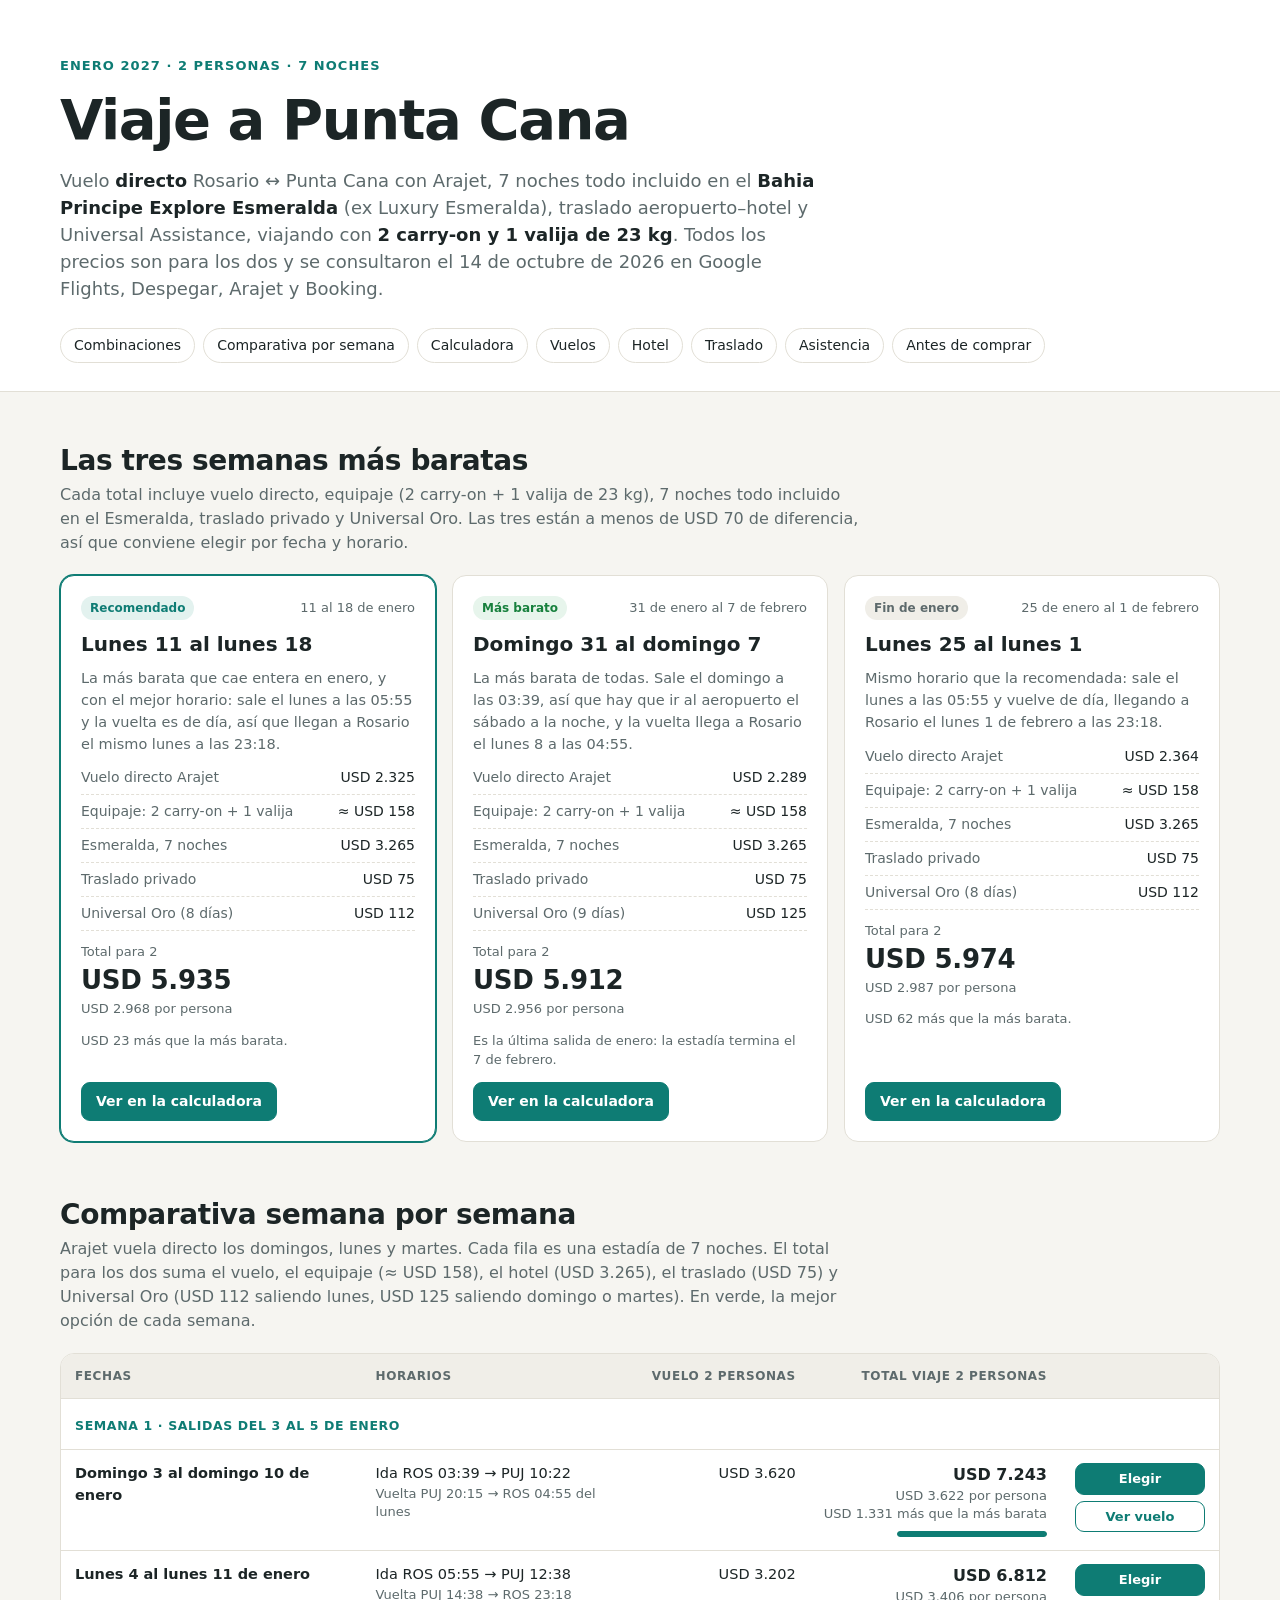
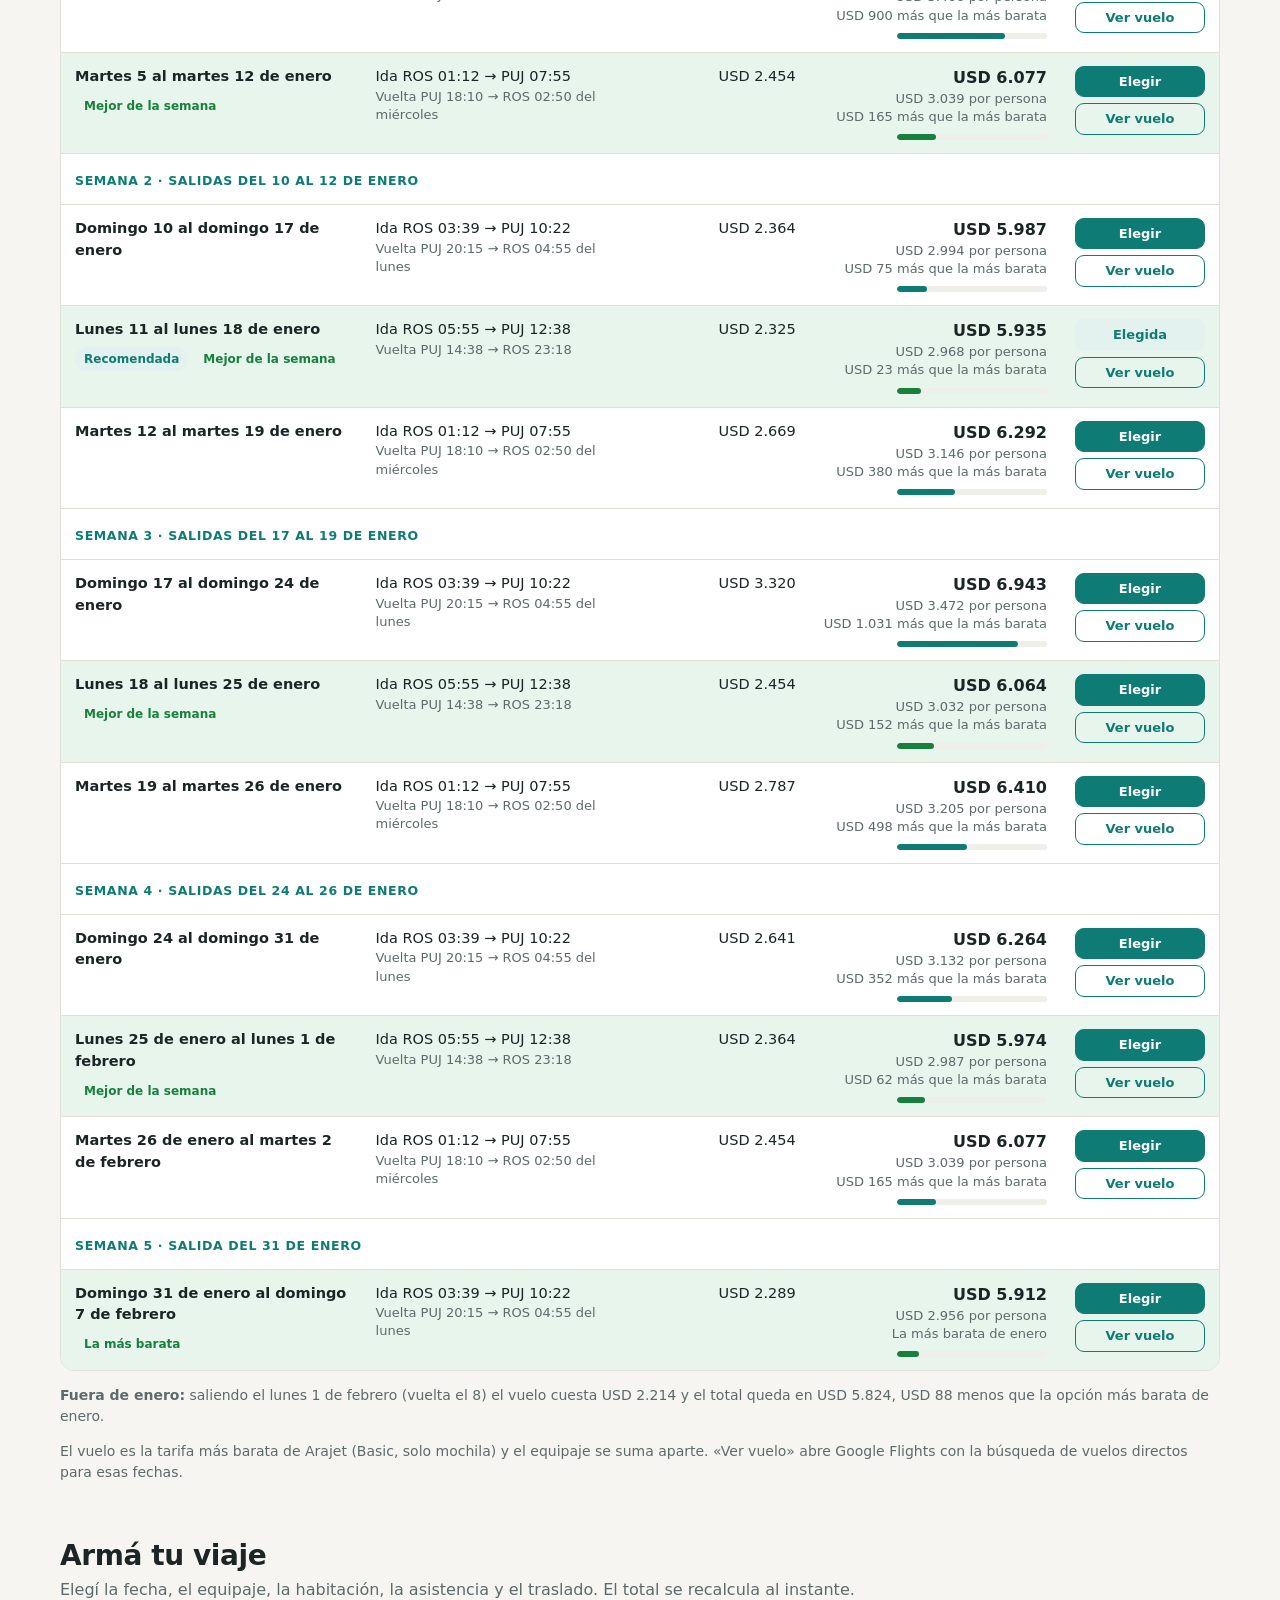
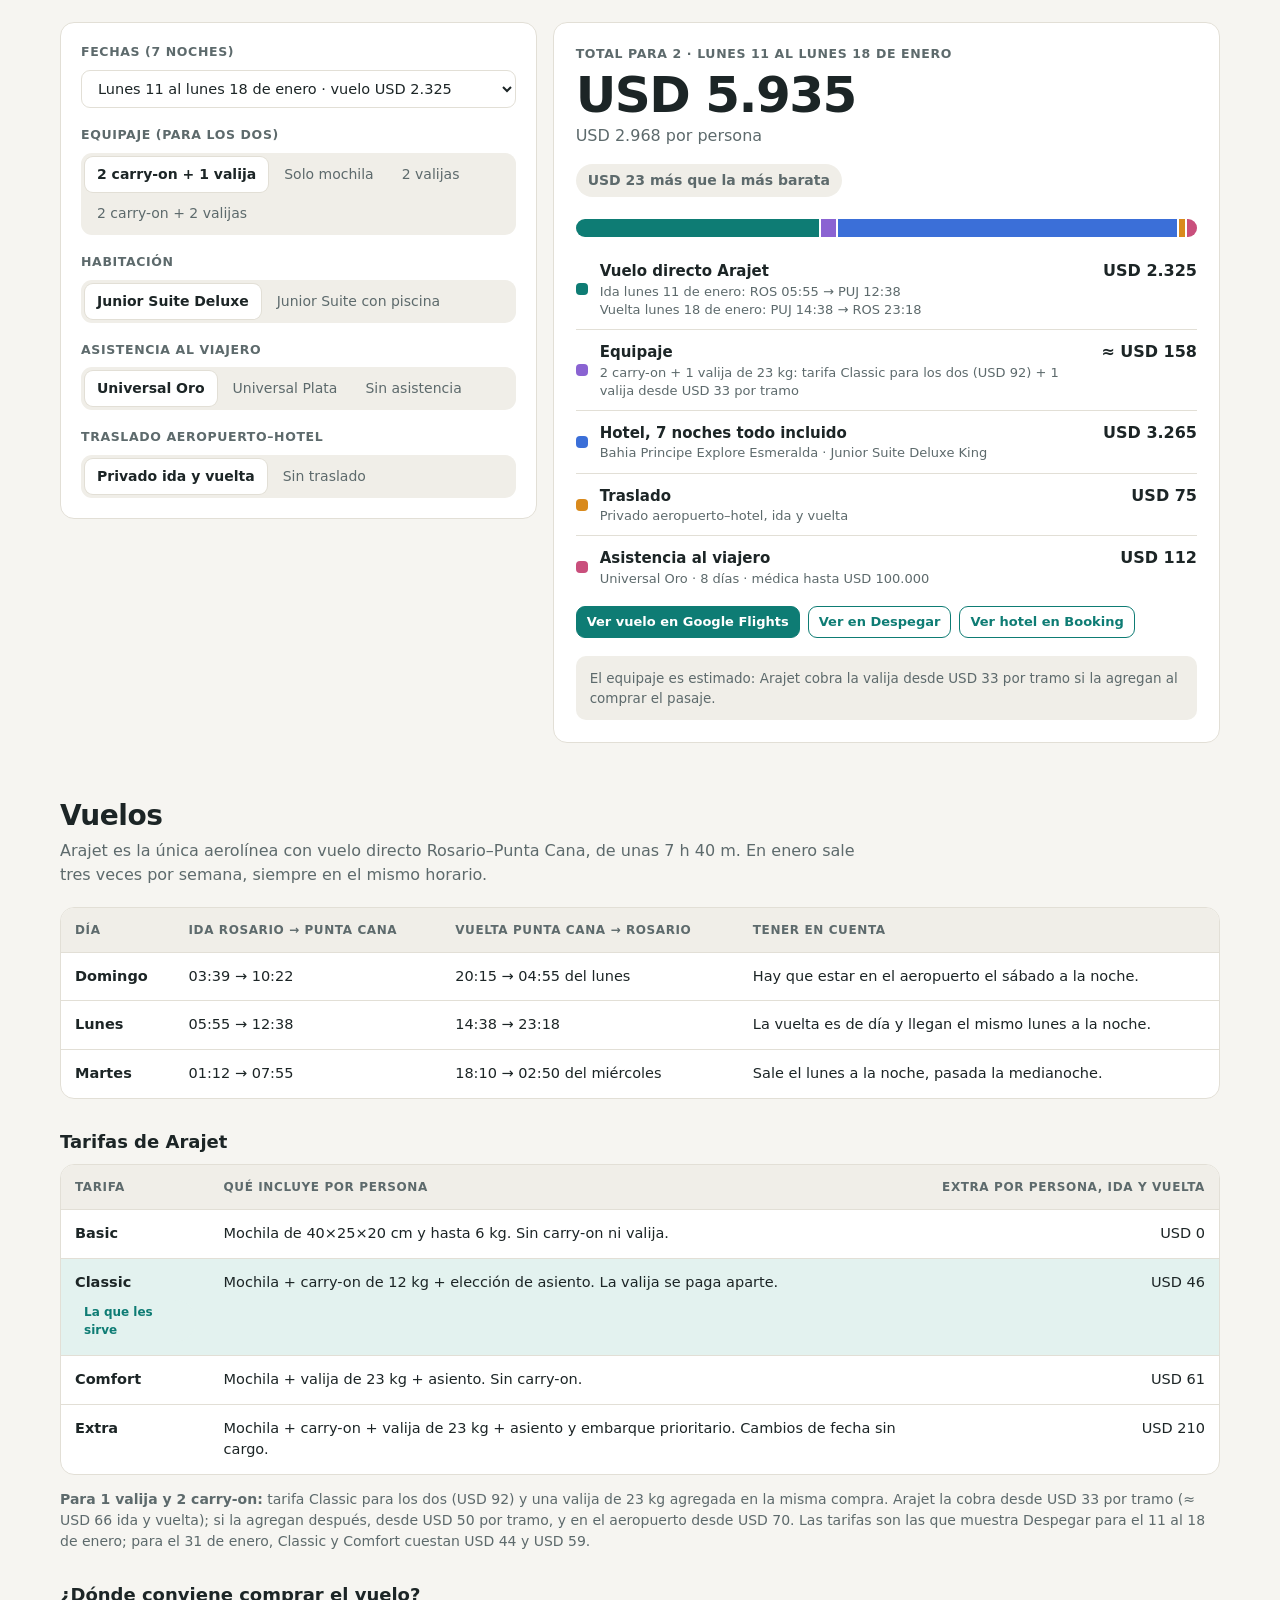
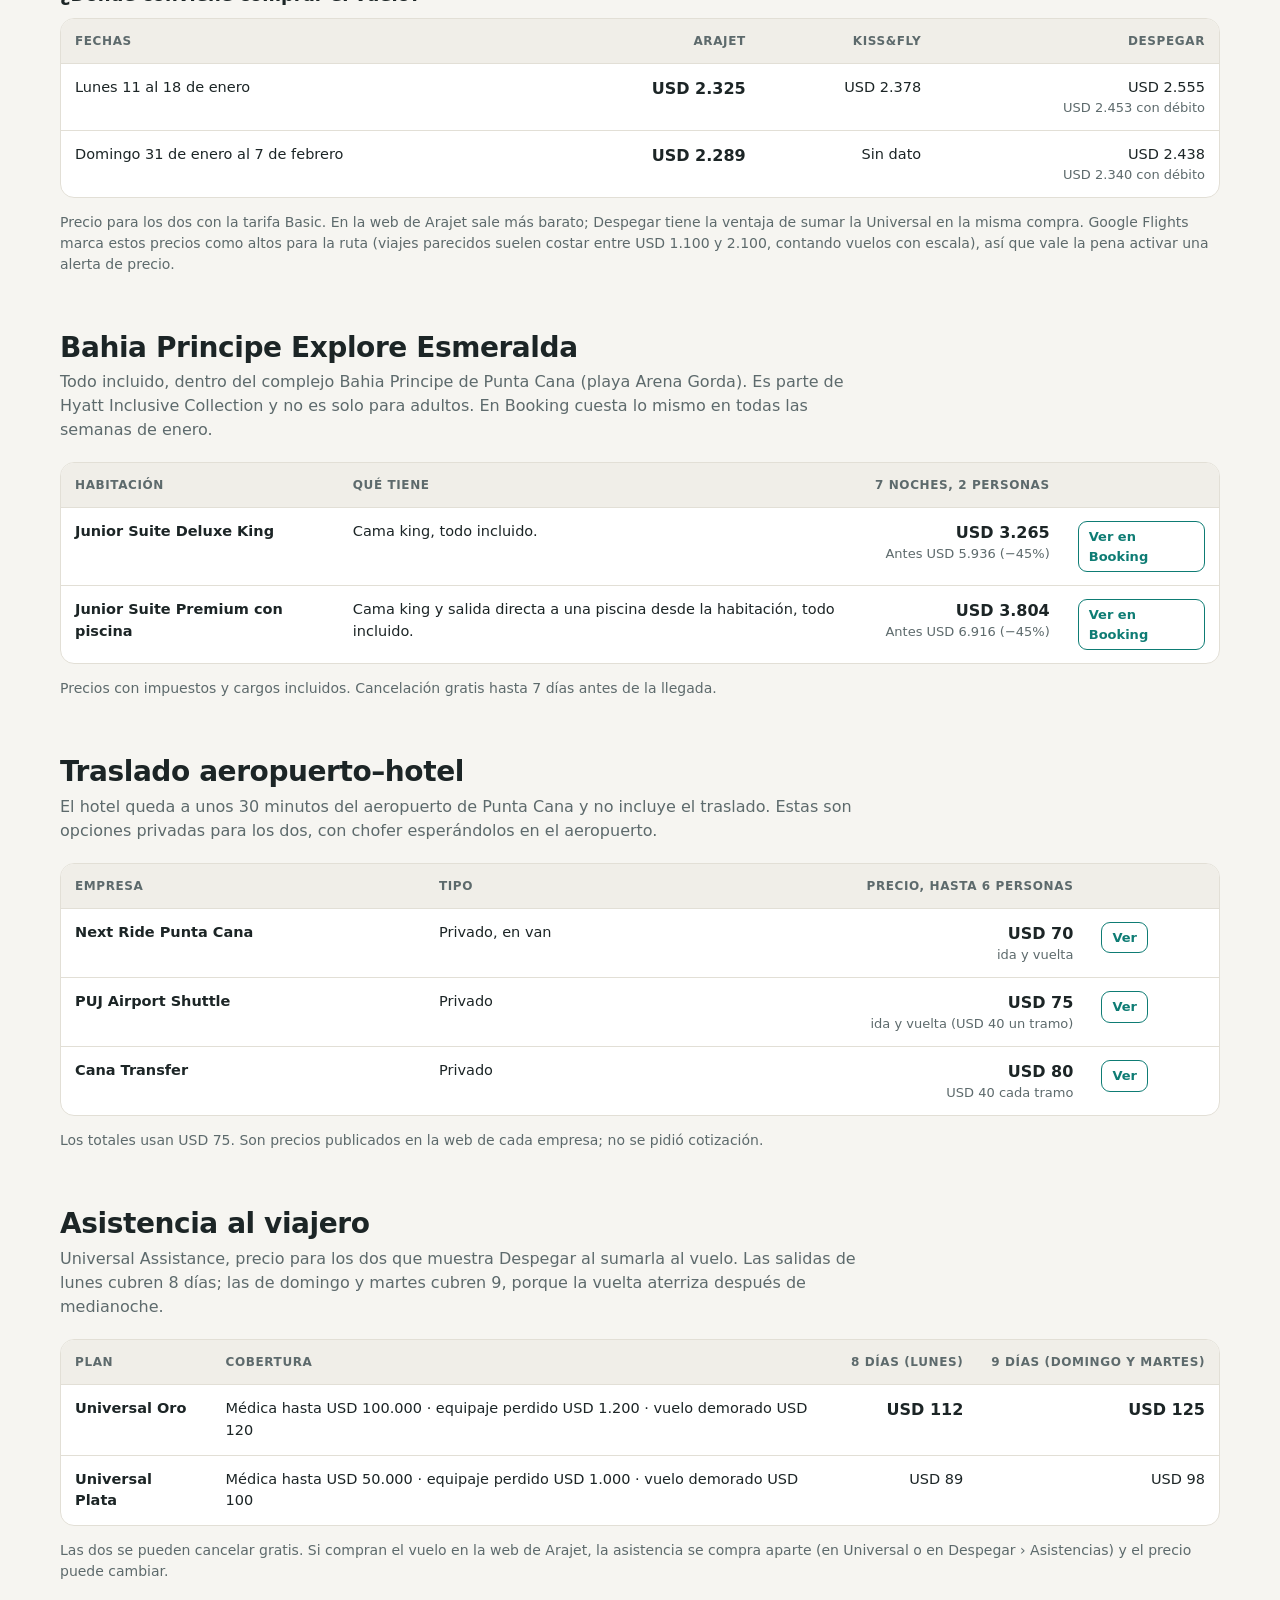
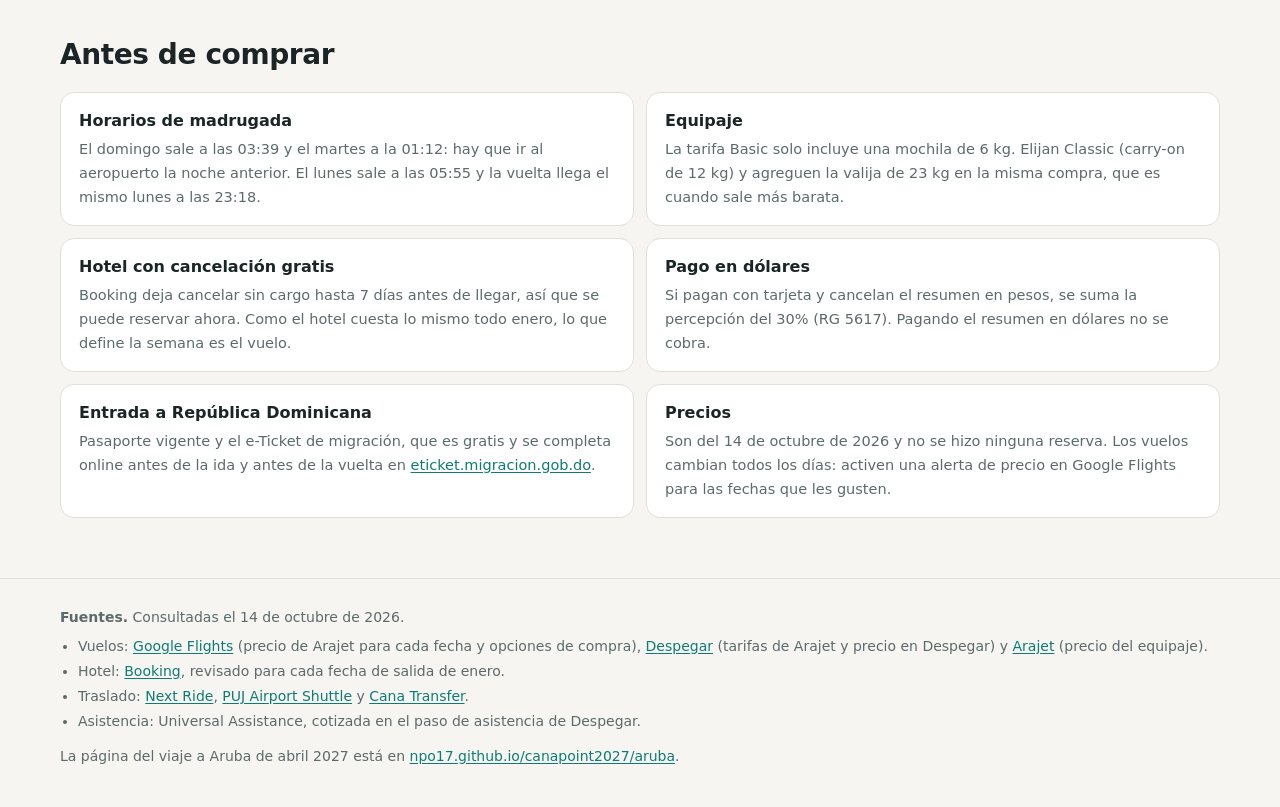
<file: index.html>
<!doctype html>
<html lang="es-AR">
<head>
  <meta charset="utf-8">
  <meta name="viewport" content="width=device-width, initial-scale=1">
  <title>Punta Cana · Enero 2027 · Comparador de viaje</title>
  <meta name="description" content="Vuelo directo Rosario–Punta Cana, Bahia Principe Explore Esmeralda, traslado y Universal Assistance: comparativa de precios para 2 personas en cada semana de enero de 2027.">
  <link rel="stylesheet" href="styles.css?v=3">
  <script src="app.js?v=3" defer></script>
</head>
<body>
  <header class="hero">
    <div class="wrap">
      <p class="eyebrow">Enero 2027 · 2 personas · 7 noches</p>
      <h1>Viaje a Punta Cana</h1>
      <p class="lead">Vuelo <strong>directo</strong> Rosario ↔ Punta Cana con Arajet, 7 noches todo incluido en el <strong>Bahia Principe Explore Esmeralda</strong> (ex Luxury Esmeralda), traslado aeropuerto–hotel y Universal Assistance, viajando con <strong>2 carry-on y 1 valija de 23 kg</strong>. Todos los precios son para los dos y se consultaron el 14 de octubre de 2026 en Google Flights, Despegar, Arajet y Booking.</p>
      <nav class="toc" aria-label="Secciones">
        <a href="#combinaciones">Combinaciones</a>
        <a href="#semanas">Comparativa por semana</a>
        <a href="#calculadora">Calculadora</a>
        <a href="#vuelos">Vuelos</a>
        <a href="#hotel">Hotel</a>
        <a href="#traslado">Traslado</a>
        <a href="#asistencia">Asistencia</a>
        <a href="#antes">Antes de comprar</a>
      </nav>
    </div>
  </header>

  <main class="wrap">
    <section id="combinaciones" class="section">
      <div class="section-head">
        <h2>Las tres semanas más baratas</h2>
        <p class="muted">Cada total incluye vuelo directo, equipaje (2 carry-on + 1 valija de 23 kg), 7 noches todo incluido en el Esmeralda, traslado privado y Universal Oro. Las tres están a menos de USD 70 de diferencia, así que conviene elegir por fecha y horario.</p>
      </div>
      <div class="packages">
        <article class="package card is-featured">
          <div class="package-head">
            <span class="badge rec">Recomendado</span>
            <span class="sub">11 al 18 de enero</span>
          </div>
          <h3>Lunes 11 al lunes 18</h3>
          <p class="package-text">La más barata que cae entera en enero, y con el mejor horario: sale el lunes a las 05:55 y la vuelta es de día, así que llegan a Rosario el mismo lunes a las 23:18.</p>
          <dl class="package-lines">
            <div><dt>Vuelo directo Arajet</dt><dd>USD 2.325</dd></div>
            <div><dt>Equipaje: 2 carry-on + 1 valija</dt><dd>≈ USD 158</dd></div>
            <div><dt>Esmeralda, 7 noches</dt><dd>USD 3.265</dd></div>
            <div><dt>Traslado privado</dt><dd>USD 75</dd></div>
            <div><dt>Universal Oro (8 días)</dt><dd>USD 112</dd></div>
          </dl>
          <div class="package-total">
            <span class="sub">Total para 2</span>
            <strong>USD 5.935</strong>
            <span class="sub">USD 2.968 por persona</span>
          </div>
          <p class="package-extra">USD 23 más que la más barata.</p>
          <a class="btn" href="#calculadora" data-trip="2027-01-11">Ver en la calculadora</a>
        </article>
        <article class="package card">
          <div class="package-head">
            <span class="badge cheap">Más barato</span>
            <span class="sub">31 de enero al 7 de febrero</span>
          </div>
          <h3>Domingo 31 al domingo 7</h3>
          <p class="package-text">La más barata de todas. Sale el domingo a las 03:39, así que hay que ir al aeropuerto el sábado a la noche, y la vuelta llega a Rosario el lunes 8 a las 04:55.</p>
          <dl class="package-lines">
            <div><dt>Vuelo directo Arajet</dt><dd>USD 2.289</dd></div>
            <div><dt>Equipaje: 2 carry-on + 1 valija</dt><dd>≈ USD 158</dd></div>
            <div><dt>Esmeralda, 7 noches</dt><dd>USD 3.265</dd></div>
            <div><dt>Traslado privado</dt><dd>USD 75</dd></div>
            <div><dt>Universal Oro (9 días)</dt><dd>USD 125</dd></div>
          </dl>
          <div class="package-total">
            <span class="sub">Total para 2</span>
            <strong>USD 5.912</strong>
            <span class="sub">USD 2.956 por persona</span>
          </div>
          <p class="package-extra">Es la última salida de enero: la estadía termina el 7 de febrero.</p>
          <a class="btn" href="#calculadora" data-trip="2027-01-31">Ver en la calculadora</a>
        </article>
        <article class="package card">
          <div class="package-head">
            <span class="badge">Fin de enero</span>
            <span class="sub">25 de enero al 1 de febrero</span>
          </div>
          <h3>Lunes 25 al lunes 1</h3>
          <p class="package-text">Mismo horario que la recomendada: sale el lunes a las 05:55 y vuelve de día, llegando a Rosario el lunes 1 de febrero a las 23:18.</p>
          <dl class="package-lines">
            <div><dt>Vuelo directo Arajet</dt><dd>USD 2.364</dd></div>
            <div><dt>Equipaje: 2 carry-on + 1 valija</dt><dd>≈ USD 158</dd></div>
            <div><dt>Esmeralda, 7 noches</dt><dd>USD 3.265</dd></div>
            <div><dt>Traslado privado</dt><dd>USD 75</dd></div>
            <div><dt>Universal Oro (8 días)</dt><dd>USD 112</dd></div>
          </dl>
          <div class="package-total">
            <span class="sub">Total para 2</span>
            <strong>USD 5.974</strong>
            <span class="sub">USD 2.987 por persona</span>
          </div>
          <p class="package-extra">USD 62 más que la más barata.</p>
          <a class="btn" href="#calculadora" data-trip="2027-01-25">Ver en la calculadora</a>
        </article>
      </div>
    </section>

    <section id="semanas" class="section">
      <div class="section-head">
        <h2>Comparativa semana por semana</h2>
        <p class="muted">Arajet vuela directo los domingos, lunes y martes. Cada fila es una estadía de 7 noches. El total para los dos suma el vuelo, el equipaje (≈ USD 158), el hotel (USD 3.265), el traslado (USD 75) y Universal Oro (USD 112 saliendo lunes, USD 125 saliendo domingo o martes). En verde, la mejor opción de cada semana.</p>
      </div>
      <div class="table-wrap">
        <table class="trips-table stack">
          <thead>
            <tr>
              <th>Fechas</th>
              <th>Horarios</th>
              <th class="num">Vuelo 2 personas</th>
              <th class="num">Total viaje 2 personas</th>
              <th><span class="visually-hidden">Acciones</span></th>
            </tr>
          </thead>
          <tbody>
            <tr class="week-row"><th colspan="5">Semana 1 · salidas del 3 al 5 de enero</th></tr>
            <tr>
              <td>
                <div class="airline">Domingo 3 al domingo 10 de enero</div>
                
              </td>
              <td data-label="Horarios">Ida ROS 03:39 → PUJ 10:22<span class="sub">Vuelta PUJ 20:15 → ROS 04:55 del lunes</span></td>
              <td class="num" data-label="Vuelo 2 personas">USD 3.620</td>
              <td class="num" data-label="Total viaje 2 personas">
                <strong>USD 7.243</strong>
                <span class="sub">USD 3.622 por persona</span>
                <span class="sub">USD 1.331 más que la más barata</span>
                <span class="total-bar" aria-hidden="true"><span style="width:100%"></span></span>
              </td>
              <td>
                <div class="actions">
                  <button type="button" class="btn small" data-trip="2027-01-03">Elegir</button>
                  <a class="btn small ghost" href="https://www.google.com/travel/flights?hl=es&amp;curr=USD&amp;q=vuelos%20directos%20de%20Rosario%20a%20Punta%20Cana%20del%203%20al%2010%20de%20enero%202027%202%20adultos" target="_blank" rel="noopener">Ver vuelo</a>
                </div>
              </td>
            </tr>
            <tr>
              <td>
                <div class="airline">Lunes 4 al lunes 11 de enero</div>
                
              </td>
              <td data-label="Horarios">Ida ROS 05:55 → PUJ 12:38<span class="sub">Vuelta PUJ 14:38 → ROS 23:18</span></td>
              <td class="num" data-label="Vuelo 2 personas">USD 3.202</td>
              <td class="num" data-label="Total viaje 2 personas">
                <strong>USD 6.812</strong>
                <span class="sub">USD 3.406 por persona</span>
                <span class="sub">USD 900 más que la más barata</span>
                <span class="total-bar" aria-hidden="true"><span style="width:72%"></span></span>
              </td>
              <td>
                <div class="actions">
                  <button type="button" class="btn small" data-trip="2027-01-04">Elegir</button>
                  <a class="btn small ghost" href="https://www.google.com/travel/flights?hl=es&amp;curr=USD&amp;q=vuelos%20directos%20de%20Rosario%20a%20Punta%20Cana%20del%204%20al%2011%20de%20enero%202027%202%20adultos" target="_blank" rel="noopener">Ver vuelo</a>
                </div>
              </td>
            </tr>
            <tr class="is-best">
              <td>
                <div class="airline">Martes 5 al martes 12 de enero</div>
                <div class="badges"><span class="badge cheap">Mejor de la semana</span></div>
              </td>
              <td data-label="Horarios">Ida ROS 01:12 → PUJ 07:55<span class="sub">Vuelta PUJ 18:10 → ROS 02:50 del miércoles</span></td>
              <td class="num" data-label="Vuelo 2 personas">USD 2.454</td>
              <td class="num" data-label="Total viaje 2 personas">
                <strong>USD 6.077</strong>
                <span class="sub">USD 3.039 por persona</span>
                <span class="sub">USD 165 más que la más barata</span>
                <span class="total-bar" aria-hidden="true"><span style="width:26%"></span></span>
              </td>
              <td>
                <div class="actions">
                  <button type="button" class="btn small" data-trip="2027-01-05">Elegir</button>
                  <a class="btn small ghost" href="https://www.google.com/travel/flights?hl=es&amp;curr=USD&amp;q=vuelos%20directos%20de%20Rosario%20a%20Punta%20Cana%20del%205%20al%2012%20de%20enero%202027%202%20adultos" target="_blank" rel="noopener">Ver vuelo</a>
                </div>
              </td>
            </tr>
            <tr class="week-row"><th colspan="5">Semana 2 · salidas del 10 al 12 de enero</th></tr>
            <tr>
              <td>
                <div class="airline">Domingo 10 al domingo 17 de enero</div>
                
              </td>
              <td data-label="Horarios">Ida ROS 03:39 → PUJ 10:22<span class="sub">Vuelta PUJ 20:15 → ROS 04:55 del lunes</span></td>
              <td class="num" data-label="Vuelo 2 personas">USD 2.364</td>
              <td class="num" data-label="Total viaje 2 personas">
                <strong>USD 5.987</strong>
                <span class="sub">USD 2.994 por persona</span>
                <span class="sub">USD 75 más que la más barata</span>
                <span class="total-bar" aria-hidden="true"><span style="width:20%"></span></span>
              </td>
              <td>
                <div class="actions">
                  <button type="button" class="btn small" data-trip="2027-01-10">Elegir</button>
                  <a class="btn small ghost" href="https://www.google.com/travel/flights?hl=es&amp;curr=USD&amp;q=vuelos%20directos%20de%20Rosario%20a%20Punta%20Cana%20del%2010%20al%2017%20de%20enero%202027%202%20adultos" target="_blank" rel="noopener">Ver vuelo</a>
                </div>
              </td>
            </tr>
            <tr class="is-best">
              <td>
                <div class="airline">Lunes 11 al lunes 18 de enero</div>
                <div class="badges"><span class="badge rec">Recomendada</span><span class="badge cheap">Mejor de la semana</span></div>
              </td>
              <td data-label="Horarios">Ida ROS 05:55 → PUJ 12:38<span class="sub">Vuelta PUJ 14:38 → ROS 23:18</span></td>
              <td class="num" data-label="Vuelo 2 personas">USD 2.325</td>
              <td class="num" data-label="Total viaje 2 personas">
                <strong>USD 5.935</strong>
                <span class="sub">USD 2.968 por persona</span>
                <span class="sub">USD 23 más que la más barata</span>
                <span class="total-bar" aria-hidden="true"><span style="width:16%"></span></span>
              </td>
              <td>
                <div class="actions">
                  <button type="button" class="btn small is-active" data-trip="2027-01-11">Elegida</button>
                  <a class="btn small ghost" href="https://www.google.com/travel/flights?hl=es&amp;curr=USD&amp;q=vuelos%20directos%20de%20Rosario%20a%20Punta%20Cana%20del%2011%20al%2018%20de%20enero%202027%202%20adultos" target="_blank" rel="noopener">Ver vuelo</a>
                </div>
              </td>
            </tr>
            <tr>
              <td>
                <div class="airline">Martes 12 al martes 19 de enero</div>
                
              </td>
              <td data-label="Horarios">Ida ROS 01:12 → PUJ 07:55<span class="sub">Vuelta PUJ 18:10 → ROS 02:50 del miércoles</span></td>
              <td class="num" data-label="Vuelo 2 personas">USD 2.669</td>
              <td class="num" data-label="Total viaje 2 personas">
                <strong>USD 6.292</strong>
                <span class="sub">USD 3.146 por persona</span>
                <span class="sub">USD 380 más que la más barata</span>
                <span class="total-bar" aria-hidden="true"><span style="width:39%"></span></span>
              </td>
              <td>
                <div class="actions">
                  <button type="button" class="btn small" data-trip="2027-01-12">Elegir</button>
                  <a class="btn small ghost" href="https://www.google.com/travel/flights?hl=es&amp;curr=USD&amp;q=vuelos%20directos%20de%20Rosario%20a%20Punta%20Cana%20del%2012%20al%2019%20de%20enero%202027%202%20adultos" target="_blank" rel="noopener">Ver vuelo</a>
                </div>
              </td>
            </tr>
            <tr class="week-row"><th colspan="5">Semana 3 · salidas del 17 al 19 de enero</th></tr>
            <tr>
              <td>
                <div class="airline">Domingo 17 al domingo 24 de enero</div>
                
              </td>
              <td data-label="Horarios">Ida ROS 03:39 → PUJ 10:22<span class="sub">Vuelta PUJ 20:15 → ROS 04:55 del lunes</span></td>
              <td class="num" data-label="Vuelo 2 personas">USD 3.320</td>
              <td class="num" data-label="Total viaje 2 personas">
                <strong>USD 6.943</strong>
                <span class="sub">USD 3.472 por persona</span>
                <span class="sub">USD 1.031 más que la más barata</span>
                <span class="total-bar" aria-hidden="true"><span style="width:81%"></span></span>
              </td>
              <td>
                <div class="actions">
                  <button type="button" class="btn small" data-trip="2027-01-17">Elegir</button>
                  <a class="btn small ghost" href="https://www.google.com/travel/flights?hl=es&amp;curr=USD&amp;q=vuelos%20directos%20de%20Rosario%20a%20Punta%20Cana%20del%2017%20al%2024%20de%20enero%202027%202%20adultos" target="_blank" rel="noopener">Ver vuelo</a>
                </div>
              </td>
            </tr>
            <tr class="is-best">
              <td>
                <div class="airline">Lunes 18 al lunes 25 de enero</div>
                <div class="badges"><span class="badge cheap">Mejor de la semana</span></div>
              </td>
              <td data-label="Horarios">Ida ROS 05:55 → PUJ 12:38<span class="sub">Vuelta PUJ 14:38 → ROS 23:18</span></td>
              <td class="num" data-label="Vuelo 2 personas">USD 2.454</td>
              <td class="num" data-label="Total viaje 2 personas">
                <strong>USD 6.064</strong>
                <span class="sub">USD 3.032 por persona</span>
                <span class="sub">USD 152 más que la más barata</span>
                <span class="total-bar" aria-hidden="true"><span style="width:25%"></span></span>
              </td>
              <td>
                <div class="actions">
                  <button type="button" class="btn small" data-trip="2027-01-18">Elegir</button>
                  <a class="btn small ghost" href="https://www.google.com/travel/flights?hl=es&amp;curr=USD&amp;q=vuelos%20directos%20de%20Rosario%20a%20Punta%20Cana%20del%2018%20al%2025%20de%20enero%202027%202%20adultos" target="_blank" rel="noopener">Ver vuelo</a>
                </div>
              </td>
            </tr>
            <tr>
              <td>
                <div class="airline">Martes 19 al martes 26 de enero</div>
                
              </td>
              <td data-label="Horarios">Ida ROS 01:12 → PUJ 07:55<span class="sub">Vuelta PUJ 18:10 → ROS 02:50 del miércoles</span></td>
              <td class="num" data-label="Vuelo 2 personas">USD 2.787</td>
              <td class="num" data-label="Total viaje 2 personas">
                <strong>USD 6.410</strong>
                <span class="sub">USD 3.205 por persona</span>
                <span class="sub">USD 498 más que la más barata</span>
                <span class="total-bar" aria-hidden="true"><span style="width:47%"></span></span>
              </td>
              <td>
                <div class="actions">
                  <button type="button" class="btn small" data-trip="2027-01-19">Elegir</button>
                  <a class="btn small ghost" href="https://www.google.com/travel/flights?hl=es&amp;curr=USD&amp;q=vuelos%20directos%20de%20Rosario%20a%20Punta%20Cana%20del%2019%20al%2026%20de%20enero%202027%202%20adultos" target="_blank" rel="noopener">Ver vuelo</a>
                </div>
              </td>
            </tr>
            <tr class="week-row"><th colspan="5">Semana 4 · salidas del 24 al 26 de enero</th></tr>
            <tr>
              <td>
                <div class="airline">Domingo 24 al domingo 31 de enero</div>
                
              </td>
              <td data-label="Horarios">Ida ROS 03:39 → PUJ 10:22<span class="sub">Vuelta PUJ 20:15 → ROS 04:55 del lunes</span></td>
              <td class="num" data-label="Vuelo 2 personas">USD 2.641</td>
              <td class="num" data-label="Total viaje 2 personas">
                <strong>USD 6.264</strong>
                <span class="sub">USD 3.132 por persona</span>
                <span class="sub">USD 352 más que la más barata</span>
                <span class="total-bar" aria-hidden="true"><span style="width:37%"></span></span>
              </td>
              <td>
                <div class="actions">
                  <button type="button" class="btn small" data-trip="2027-01-24">Elegir</button>
                  <a class="btn small ghost" href="https://www.google.com/travel/flights?hl=es&amp;curr=USD&amp;q=vuelos%20directos%20de%20Rosario%20a%20Punta%20Cana%20del%2024%20al%2031%20de%20enero%202027%202%20adultos" target="_blank" rel="noopener">Ver vuelo</a>
                </div>
              </td>
            </tr>
            <tr class="is-best">
              <td>
                <div class="airline">Lunes 25 de enero al lunes 1 de febrero</div>
                <div class="badges"><span class="badge cheap">Mejor de la semana</span></div>
              </td>
              <td data-label="Horarios">Ida ROS 05:55 → PUJ 12:38<span class="sub">Vuelta PUJ 14:38 → ROS 23:18</span></td>
              <td class="num" data-label="Vuelo 2 personas">USD 2.364</td>
              <td class="num" data-label="Total viaje 2 personas">
                <strong>USD 5.974</strong>
                <span class="sub">USD 2.987 por persona</span>
                <span class="sub">USD 62 más que la más barata</span>
                <span class="total-bar" aria-hidden="true"><span style="width:19%"></span></span>
              </td>
              <td>
                <div class="actions">
                  <button type="button" class="btn small" data-trip="2027-01-25">Elegir</button>
                  <a class="btn small ghost" href="https://www.google.com/travel/flights?hl=es&amp;curr=USD&amp;q=vuelos%20directos%20de%20Rosario%20a%20Punta%20Cana%20del%2025%20de%20enero%20al%201%20de%20febrero%202027%202%20adultos" target="_blank" rel="noopener">Ver vuelo</a>
                </div>
              </td>
            </tr>
            <tr>
              <td>
                <div class="airline">Martes 26 de enero al martes 2 de febrero</div>
                
              </td>
              <td data-label="Horarios">Ida ROS 01:12 → PUJ 07:55<span class="sub">Vuelta PUJ 18:10 → ROS 02:50 del miércoles</span></td>
              <td class="num" data-label="Vuelo 2 personas">USD 2.454</td>
              <td class="num" data-label="Total viaje 2 personas">
                <strong>USD 6.077</strong>
                <span class="sub">USD 3.039 por persona</span>
                <span class="sub">USD 165 más que la más barata</span>
                <span class="total-bar" aria-hidden="true"><span style="width:26%"></span></span>
              </td>
              <td>
                <div class="actions">
                  <button type="button" class="btn small" data-trip="2027-01-26">Elegir</button>
                  <a class="btn small ghost" href="https://www.google.com/travel/flights?hl=es&amp;curr=USD&amp;q=vuelos%20directos%20de%20Rosario%20a%20Punta%20Cana%20del%2026%20de%20enero%20al%202%20de%20febrero%202027%202%20adultos" target="_blank" rel="noopener">Ver vuelo</a>
                </div>
              </td>
            </tr>
            <tr class="week-row"><th colspan="5">Semana 5 · salida del 31 de enero</th></tr>
            <tr class="is-best">
              <td>
                <div class="airline">Domingo 31 de enero al domingo 7 de febrero</div>
                <div class="badges"><span class="badge cheap">La más barata</span></div>
              </td>
              <td data-label="Horarios">Ida ROS 03:39 → PUJ 10:22<span class="sub">Vuelta PUJ 20:15 → ROS 04:55 del lunes</span></td>
              <td class="num" data-label="Vuelo 2 personas">USD 2.289</td>
              <td class="num" data-label="Total viaje 2 personas">
                <strong>USD 5.912</strong>
                <span class="sub">USD 2.956 por persona</span>
                <span class="sub">La más barata de enero</span>
                <span class="total-bar" aria-hidden="true"><span style="width:15%"></span></span>
              </td>
              <td>
                <div class="actions">
                  <button type="button" class="btn small" data-trip="2027-01-31">Elegir</button>
                  <a class="btn small ghost" href="https://www.google.com/travel/flights?hl=es&amp;curr=USD&amp;q=vuelos%20directos%20de%20Rosario%20a%20Punta%20Cana%20del%2031%20de%20enero%20al%207%20de%20febrero%202027%202%20adultos" target="_blank" rel="noopener">Ver vuelo</a>
                </div>
              </td>
            </tr>
          </tbody>
        </table>
      </div>
      <p class="note"><strong>Fuera de enero:</strong> saliendo el lunes 1 de febrero (vuelta el 8) el vuelo cuesta USD 2.214 y el total queda en USD 5.824, USD 88 menos que la opción más barata de enero.</p>
      <p class="note">El vuelo es la tarifa más barata de Arajet (Basic, solo mochila) y el equipaje se suma aparte. «Ver vuelo» abre Google Flights con la búsqueda de vuelos directos para esas fechas.</p>
    </section>

    <section id="calculadora" class="section">
      <div class="section-head">
        <h2>Armá tu viaje</h2>
        <p class="muted">Elegí la fecha, el equipaje, la habitación, la asistencia y el traslado. El total se recalcula al instante.</p>
      </div>
      <div class="calc">
        <div class="calc-controls card">
          <label class="control">
            <span class="control-label">Fechas (7 noches)</span>
            <select id="sel-trip">
              <optgroup label="Semana 1 · salidas del 3 al 5 de enero">
                <option value="2027-01-03">Domingo 3 al domingo 10 de enero · vuelo USD 3.620</option>
                <option value="2027-01-04">Lunes 4 al lunes 11 de enero · vuelo USD 3.202</option>
                <option value="2027-01-05">Martes 5 al martes 12 de enero · vuelo USD 2.454</option>
              </optgroup>
              <optgroup label="Semana 2 · salidas del 10 al 12 de enero">
                <option value="2027-01-10">Domingo 10 al domingo 17 de enero · vuelo USD 2.364</option>
                <option value="2027-01-11" selected>Lunes 11 al lunes 18 de enero · vuelo USD 2.325</option>
                <option value="2027-01-12">Martes 12 al martes 19 de enero · vuelo USD 2.669</option>
              </optgroup>
              <optgroup label="Semana 3 · salidas del 17 al 19 de enero">
                <option value="2027-01-17">Domingo 17 al domingo 24 de enero · vuelo USD 3.320</option>
                <option value="2027-01-18">Lunes 18 al lunes 25 de enero · vuelo USD 2.454</option>
                <option value="2027-01-19">Martes 19 al martes 26 de enero · vuelo USD 2.787</option>
              </optgroup>
              <optgroup label="Semana 4 · salidas del 24 al 26 de enero">
                <option value="2027-01-24">Domingo 24 al domingo 31 de enero · vuelo USD 2.641</option>
                <option value="2027-01-25">Lunes 25 de enero al lunes 1 de febrero · vuelo USD 2.364</option>
                <option value="2027-01-26">Martes 26 de enero al martes 2 de febrero · vuelo USD 2.454</option>
              </optgroup>
              <optgroup label="Semana 5 · salida del 31 de enero">
                <option value="2027-01-31">Domingo 31 de enero al domingo 7 de febrero · vuelo USD 2.289</option>
              </optgroup>
              <optgroup label="Febrero">
                <option value="2027-02-01">Lunes 1 al lunes 8 de febrero · vuelo USD 2.214</option>
              </optgroup>
            </select>
          </label>
          <div class="control">
            <span class="control-label">Equipaje (para los dos)</span>
            <div class="seg" data-key="luggage">
              <button type="button" data-value="classic" aria-pressed="true">2 carry-on + 1 valija</button>
              <button type="button" data-value="basic" aria-pressed="false">Solo mochila</button>
              <button type="button" data-value="comfort" aria-pressed="false">2 valijas</button>
              <button type="button" data-value="extra" aria-pressed="false">2 carry-on + 2 valijas</button>
            </div>
          </div>
          <div class="control">
            <span class="control-label">Habitación</span>
            <div class="seg" data-key="room">
              <button type="button" data-value="deluxe" aria-pressed="true">Junior Suite Deluxe</button>
              <button type="button" data-value="swimup" aria-pressed="false">Junior Suite con piscina</button>
            </div>
          </div>
          <div class="control">
            <span class="control-label">Asistencia al viajero</span>
            <div class="seg" data-key="ins">
              <button type="button" data-value="oro" aria-pressed="true">Universal Oro</button>
              <button type="button" data-value="plata" aria-pressed="false">Universal Plata</button>
              <button type="button" data-value="none" aria-pressed="false">Sin asistencia</button>
            </div>
          </div>
          <div class="control">
            <span class="control-label">Traslado aeropuerto–hotel</span>
            <div class="seg" data-key="transfer">
              <button type="button" data-value="private" aria-pressed="true">Privado ida y vuelta</button>
              <button type="button" data-value="none" aria-pressed="false">Sin traslado</button>
            </div>
          </div>
        </div>
        <div class="calc-result card" id="calc-result" aria-live="polite">
          <p class="kicker">Total para 2 · lunes 11 al lunes 18 de enero</p>
          <p class="total">USD 5.935</p>
          <p class="per-person">USD 2.968 por persona</p>
        </div>
      </div>
    </section>

    <section id="vuelos" class="section">
      <div class="section-head">
        <h2>Vuelos</h2>
        <p class="muted">Arajet es la única aerolínea con vuelo directo Rosario–Punta Cana, de unas 7 h 40 m. En enero sale tres veces por semana, siempre en el mismo horario.</p>
      </div>
      <div class="table-wrap">
        <table class="stack">
          <thead>
            <tr>
              <th>Día</th>
              <th>Ida Rosario → Punta Cana</th>
              <th>Vuelta Punta Cana → Rosario</th>
              <th>Tener en cuenta</th>
            </tr>
          </thead>
          <tbody>
            <tr>
              <td class="nowrap"><strong>Domingo</strong></td>
              <td data-label="Ida">03:39 → 10:22</td>
              <td data-label="Vuelta">20:15 → 04:55 del lunes</td>
              <td data-label="Tener en cuenta">Hay que estar en el aeropuerto el sábado a la noche.</td>
            </tr>
            <tr>
              <td class="nowrap"><strong>Lunes</strong></td>
              <td data-label="Ida">05:55 → 12:38</td>
              <td data-label="Vuelta">14:38 → 23:18</td>
              <td data-label="Tener en cuenta">La vuelta es de día y llegan el mismo lunes a la noche.</td>
            </tr>
            <tr>
              <td class="nowrap"><strong>Martes</strong></td>
              <td data-label="Ida">01:12 → 07:55</td>
              <td data-label="Vuelta">18:10 → 02:50 del miércoles</td>
              <td data-label="Tener en cuenta">Sale el lunes a la noche, pasada la medianoche.</td>
            </tr>
          </tbody>
        </table>
      </div>

      <h3>Tarifas de Arajet</h3>
      <div class="table-wrap">
        <table class="stack">
          <thead>
            <tr>
              <th>Tarifa</th>
              <th>Qué incluye por persona</th>
              <th class="num">Extra por persona, ida y vuelta</th>
            </tr>
          </thead>
          <tbody>
            <tr>
              <td><strong>Basic</strong></td>
              <td data-label="Incluye">Mochila de 40×25×20 cm y hasta 6 kg. Sin carry-on ni valija.</td>
              <td class="num" data-label="Extra por persona">USD 0</td>
            </tr>
            <tr class="is-selected">
              <td><strong>Classic</strong><div class="badges"><span class="badge rec">La que les sirve</span></div></td>
              <td data-label="Incluye">Mochila + carry-on de 12 kg + elección de asiento. La valija se paga aparte.</td>
              <td class="num" data-label="Extra por persona">USD 46</td>
            </tr>
            <tr>
              <td><strong>Comfort</strong></td>
              <td data-label="Incluye">Mochila + valija de 23 kg + asiento. Sin carry-on.</td>
              <td class="num" data-label="Extra por persona">USD 61</td>
            </tr>
            <tr>
              <td><strong>Extra</strong></td>
              <td data-label="Incluye">Mochila + carry-on + valija de 23 kg + asiento y embarque prioritario. Cambios de fecha sin cargo.</td>
              <td class="num" data-label="Extra por persona">USD 210</td>
            </tr>
          </tbody>
        </table>
      </div>
      <p class="note"><strong>Para 1 valija y 2 carry-on:</strong> tarifa Classic para los dos (USD 92) y una valija de 23 kg agregada en la misma compra. Arajet la cobra desde USD 33 por tramo (≈ USD 66 ida y vuelta); si la agregan después, desde USD 50 por tramo, y en el aeropuerto desde USD 70. Las tarifas son las que muestra Despegar para el 11 al 18 de enero; para el 31 de enero, Classic y Comfort cuestan USD 44 y USD 59.</p>

      <h3>¿Dónde conviene comprar el vuelo?</h3>
      <div class="table-wrap">
        <table class="stack">
          <thead>
            <tr>
              <th>Fechas</th>
              <th class="num">Arajet</th>
              <th class="num">kiss&amp;fly</th>
              <th class="num">Despegar</th>
            </tr>
          </thead>
          <tbody>
            <tr>
              <td>Lunes 11 al 18 de enero</td>
              <td class="num" data-label="Arajet"><strong>USD 2.325</strong></td>
              <td class="num" data-label="kiss&amp;fly">USD 2.378</td>
              <td class="num" data-label="Despegar">USD 2.555<span class="sub">USD 2.453 con débito</span></td>
            </tr>
            <tr>
              <td>Domingo 31 de enero al 7 de febrero</td>
              <td class="num" data-label="Arajet"><strong>USD 2.289</strong></td>
              <td class="num" data-label="kiss&amp;fly">Sin dato</td>
              <td class="num" data-label="Despegar">USD 2.438<span class="sub">USD 2.340 con débito</span></td>
            </tr>
          </tbody>
        </table>
      </div>
      <p class="note">Precio para los dos con la tarifa Basic. En la web de Arajet sale más barato; Despegar tiene la ventaja de sumar la Universal en la misma compra. Google Flights marca estos precios como altos para la ruta (viajes parecidos suelen costar entre USD 1.100 y 2.100, contando vuelos con escala), así que vale la pena activar una alerta de precio.</p>
    </section>

    <section id="hotel" class="section">
      <div class="section-head">
        <h2>Bahia Principe Explore Esmeralda</h2>
        <p class="muted">Todo incluido, dentro del complejo Bahia Principe de Punta Cana (playa Arena Gorda). Es parte de Hyatt Inclusive Collection y no es solo para adultos. En Booking cuesta lo mismo en todas las semanas de enero.</p>
      </div>
      <div class="table-wrap">
        <table class="stack">
          <thead>
            <tr>
              <th>Habitación</th>
              <th>Qué tiene</th>
              <th class="num">7 noches, 2 personas</th>
              <th><span class="visually-hidden">Acciones</span></th>
            </tr>
          </thead>
          <tbody>
            <tr>
              <td><strong>Junior Suite Deluxe King</strong></td>
              <td data-label="Qué tiene">Cama king, todo incluido.</td>
              <td class="num" data-label="7 noches, 2 personas"><strong>USD 3.265</strong><span class="sub">Antes USD 5.936 (−45%)</span></td>
              <td><a class="btn small ghost" href="https://www.booking.com/hotel/do/luxury-bahia-principe-esmeralda-punta-cana2.es.html?checkin=2027-01-11&amp;checkout=2027-01-18&amp;group_adults=2&amp;no_rooms=1&amp;selected_currency=USD" target="_blank" rel="noopener">Ver en Booking</a></td>
            </tr>
            <tr>
              <td><strong>Junior Suite Premium con piscina</strong></td>
              <td data-label="Qué tiene">Cama king y salida directa a una piscina desde la habitación, todo incluido.</td>
              <td class="num" data-label="7 noches, 2 personas"><strong>USD 3.804</strong><span class="sub">Antes USD 6.916 (−45%)</span></td>
              <td><a class="btn small ghost" href="https://www.booking.com/hotel/do/luxury-bahia-principe-esmeralda-punta-cana2.es.html?checkin=2027-01-11&amp;checkout=2027-01-18&amp;group_adults=2&amp;no_rooms=1&amp;selected_currency=USD" target="_blank" rel="noopener">Ver en Booking</a></td>
            </tr>
          </tbody>
        </table>
      </div>
      <p class="note">Precios con impuestos y cargos incluidos. Cancelación gratis hasta 7 días antes de la llegada.</p>
    </section>

    <section id="traslado" class="section">
      <div class="section-head">
        <h2>Traslado aeropuerto–hotel</h2>
        <p class="muted">El hotel queda a unos 30 minutos del aeropuerto de Punta Cana y no incluye el traslado. Estas son opciones privadas para los dos, con chofer esperándolos en el aeropuerto.</p>
      </div>
      <div class="table-wrap">
        <table class="stack">
          <thead>
            <tr>
              <th>Empresa</th>
              <th>Tipo</th>
              <th class="num">Precio, hasta 6 personas</th>
              <th><span class="visually-hidden">Acciones</span></th>
            </tr>
          </thead>
          <tbody>
            <tr>
              <td><strong>Next Ride Punta Cana</strong></td>
              <td data-label="Tipo">Privado, en van</td>
              <td class="num" data-label="Precio"><strong>USD 70</strong><span class="sub">ida y vuelta</span></td>
              <td><a class="btn small ghost" href="https://nextridepuntacana.com/transfer-bahia-principe" target="_blank" rel="noopener">Ver</a></td>
            </tr>
            <tr>
              <td><strong>PUJ Airport Shuttle</strong></td>
              <td data-label="Tipo">Privado</td>
              <td class="num" data-label="Precio"><strong>USD 75</strong><span class="sub">ida y vuelta (USD 40 un tramo)</span></td>
              <td><a class="btn small ghost" href="https://pujairportshuttle.com/to/bahia-principe-luxury-esmeralda" target="_blank" rel="noopener">Ver</a></td>
            </tr>
            <tr>
              <td><strong>Cana Transfer</strong></td>
              <td data-label="Tipo">Privado</td>
              <td class="num" data-label="Precio"><strong>USD 80</strong><span class="sub">USD 40 cada tramo</span></td>
              <td><a class="btn small ghost" href="https://canatransfer.com/puj-airport-transfers/private-puj-airport-transfer-to-bahia-principe-luxury-esmeralda/" target="_blank" rel="noopener">Ver</a></td>
            </tr>
          </tbody>
        </table>
      </div>
      <p class="note">Los totales usan USD 75. Son precios publicados en la web de cada empresa; no se pidió cotización.</p>
    </section>

    <section id="asistencia" class="section">
      <div class="section-head">
        <h2>Asistencia al viajero</h2>
        <p class="muted">Universal Assistance, precio para los dos que muestra Despegar al sumarla al vuelo. Las salidas de lunes cubren 8 días; las de domingo y martes cubren 9, porque la vuelta aterriza después de medianoche.</p>
      </div>
      <div class="table-wrap">
        <table class="stack">
          <thead>
            <tr>
              <th>Plan</th>
              <th>Cobertura</th>
              <th class="num">8 días (lunes)</th>
              <th class="num">9 días (domingo y martes)</th>
            </tr>
          </thead>
          <tbody>
            <tr>
              <td><strong>Universal Oro</strong></td>
              <td data-label="Cobertura">Médica hasta USD 100.000 · equipaje perdido USD 1.200 · vuelo demorado USD 120</td>
              <td class="num" data-label="8 días (lunes)"><strong>USD 112</strong></td>
              <td class="num" data-label="9 días (domingo y martes)"><strong>USD 125</strong></td>
            </tr>
            <tr>
              <td><strong>Universal Plata</strong></td>
              <td data-label="Cobertura">Médica hasta USD 50.000 · equipaje perdido USD 1.000 · vuelo demorado USD 100</td>
              <td class="num" data-label="8 días (lunes)">USD 89</td>
              <td class="num" data-label="9 días (domingo y martes)">USD 98</td>
            </tr>
          </tbody>
        </table>
      </div>
      <p class="note">Las dos se pueden cancelar gratis. Si compran el vuelo en la web de Arajet, la asistencia se compra aparte (en Universal o en Despegar › Asistencias) y el precio puede cambiar.</p>
    </section>

    <section id="antes" class="section">
      <div class="section-head">
        <h2>Antes de comprar</h2>
      </div>
      <ul class="checklist">
        <li><strong>Horarios de madrugada</strong><span>El domingo sale a las 03:39 y el martes a la 01:12: hay que ir al aeropuerto la noche anterior. El lunes sale a las 05:55 y la vuelta llega el mismo lunes a las 23:18.</span></li>
        <li><strong>Equipaje</strong><span>La tarifa Basic solo incluye una mochila de 6 kg. Elijan Classic (carry-on de 12 kg) y agreguen la valija de 23 kg en la misma compra, que es cuando sale más barata.</span></li>
        <li><strong>Hotel con cancelación gratis</strong><span>Booking deja cancelar sin cargo hasta 7 días antes de llegar, así que se puede reservar ahora. Como el hotel cuesta lo mismo todo enero, lo que define la semana es el vuelo.</span></li>
        <li><strong>Pago en dólares</strong><span>Si pagan con tarjeta y cancelan el resumen en pesos, se suma la percepción del 30% (RG 5617). Pagando el resumen en dólares no se cobra.</span></li>
        <li><strong>Entrada a República Dominicana</strong><span>Pasaporte vigente y el e-Ticket de migración, que es gratis y se completa online antes de la ida y antes de la vuelta en <a href="https://eticket.migracion.gob.do" target="_blank" rel="noopener">eticket.migracion.gob.do</a>.</span></li>
        <li><strong>Precios</strong><span>Son del 14 de octubre de 2026 y no se hizo ninguna reserva. Los vuelos cambian todos los días: activen una alerta de precio en Google Flights para las fechas que les gusten.</span></li>
      </ul>
    </section>
  </main>

  <footer class="footer">
    <div class="wrap">
      <p><strong>Fuentes.</strong> Consultadas el 14 de octubre de 2026.</p>
      <ul>
        <li>Vuelos: <a href="https://www.google.com/travel/flights?hl=es&amp;curr=USD" target="_blank" rel="noopener">Google Flights</a> (precio de Arajet para cada fecha y opciones de compra), <a href="https://www.despegar.com.ar" target="_blank" rel="noopener">Despegar</a> (tarifas de Arajet y precio en Despegar) y <a href="https://www.arajet.com/es-do/tarifas-de-equipaje" target="_blank" rel="noopener">Arajet</a> (precio del equipaje).</li>
        <li>Hotel: <a href="https://www.booking.com/hotel/do/luxury-bahia-principe-esmeralda-punta-cana2.es.html" target="_blank" rel="noopener">Booking</a>, revisado para cada fecha de salida de enero.</li>
        <li>Traslado: <a href="https://nextridepuntacana.com/transfer-bahia-principe" target="_blank" rel="noopener">Next Ride</a>, <a href="https://pujairportshuttle.com/to/bahia-principe-luxury-esmeralda" target="_blank" rel="noopener">PUJ Airport Shuttle</a> y <a href="https://canatransfer.com/puj-airport-transfers/private-puj-airport-transfer-to-bahia-principe-luxury-esmeralda/" target="_blank" rel="noopener">Cana Transfer</a>.</li>
        <li>Asistencia: Universal Assistance, cotizada en el paso de asistencia de Despegar.</li>
      </ul>
      <p>La página del viaje a Aruba de abril 2027 está en <a href="aruba/">npo17.github.io/canapoint2027/aruba</a>.</p>
    </div>
  </footer>
</body>
</html>
</file>
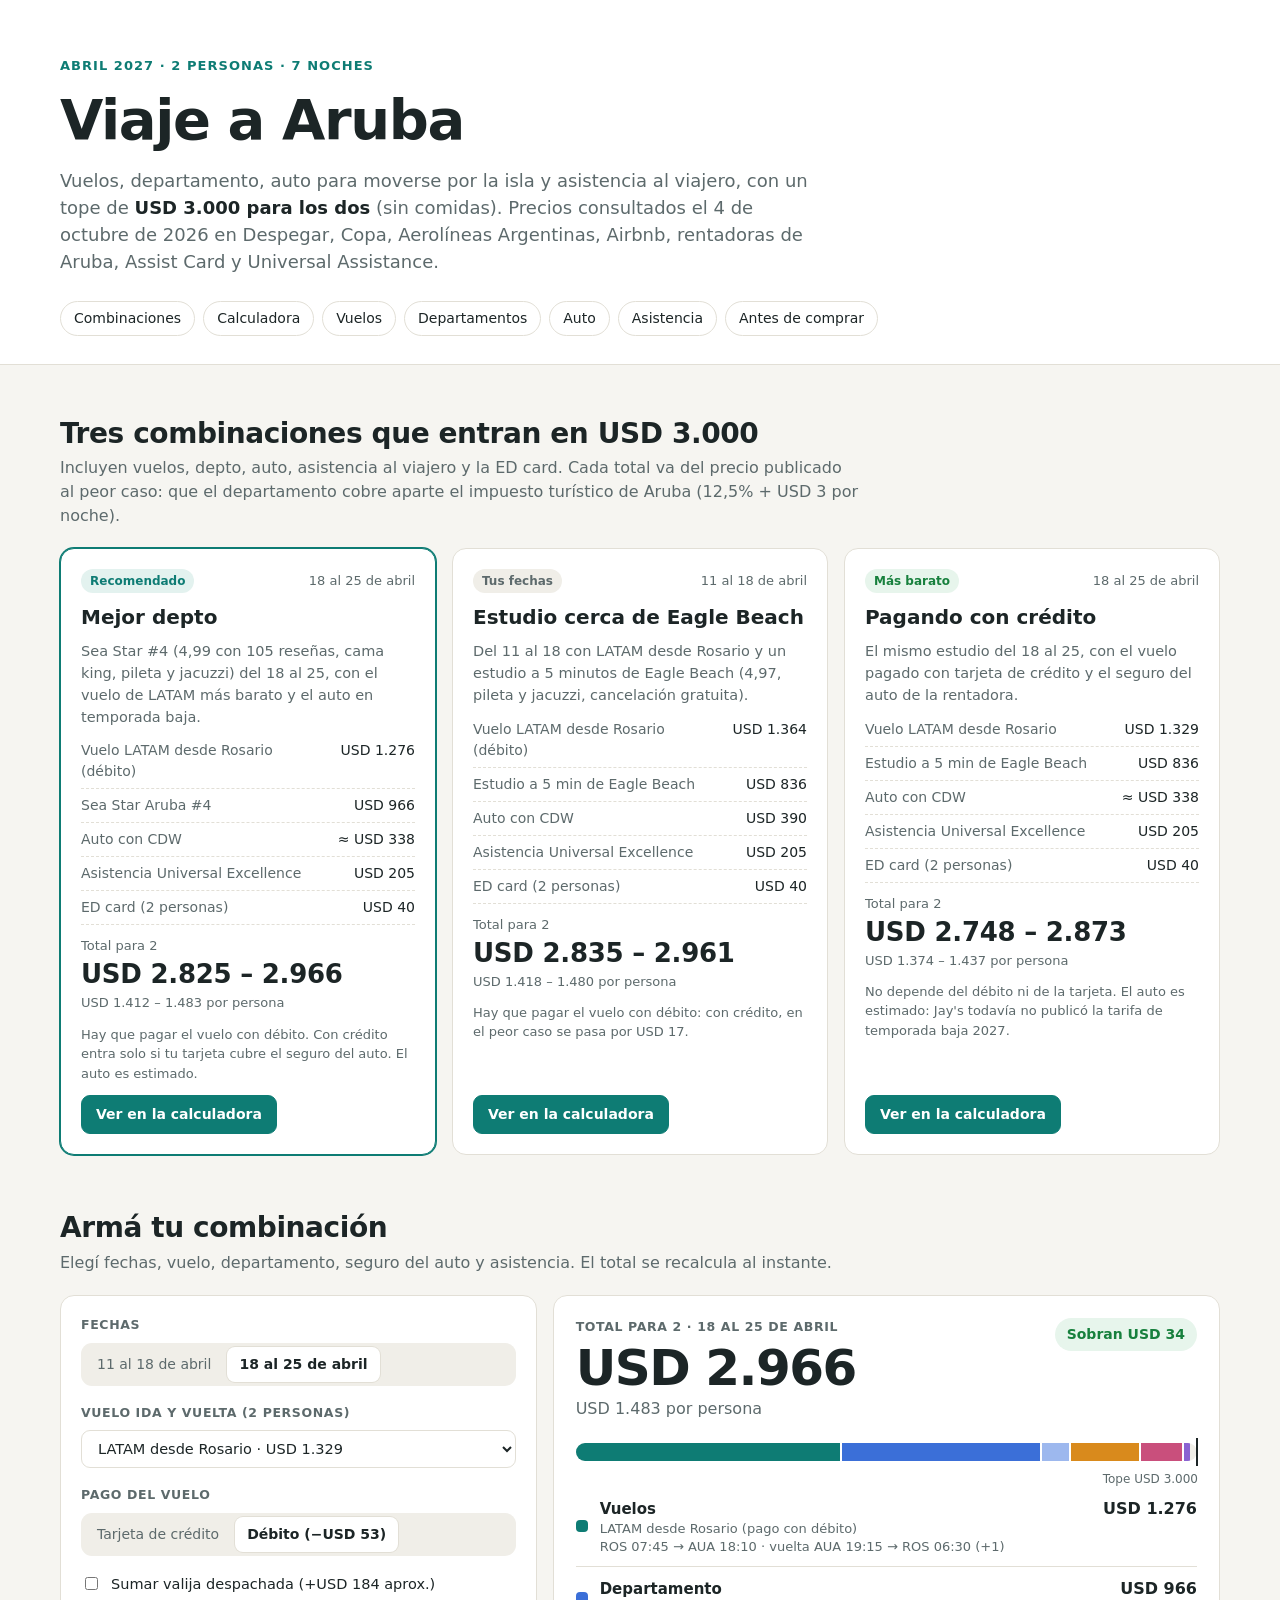
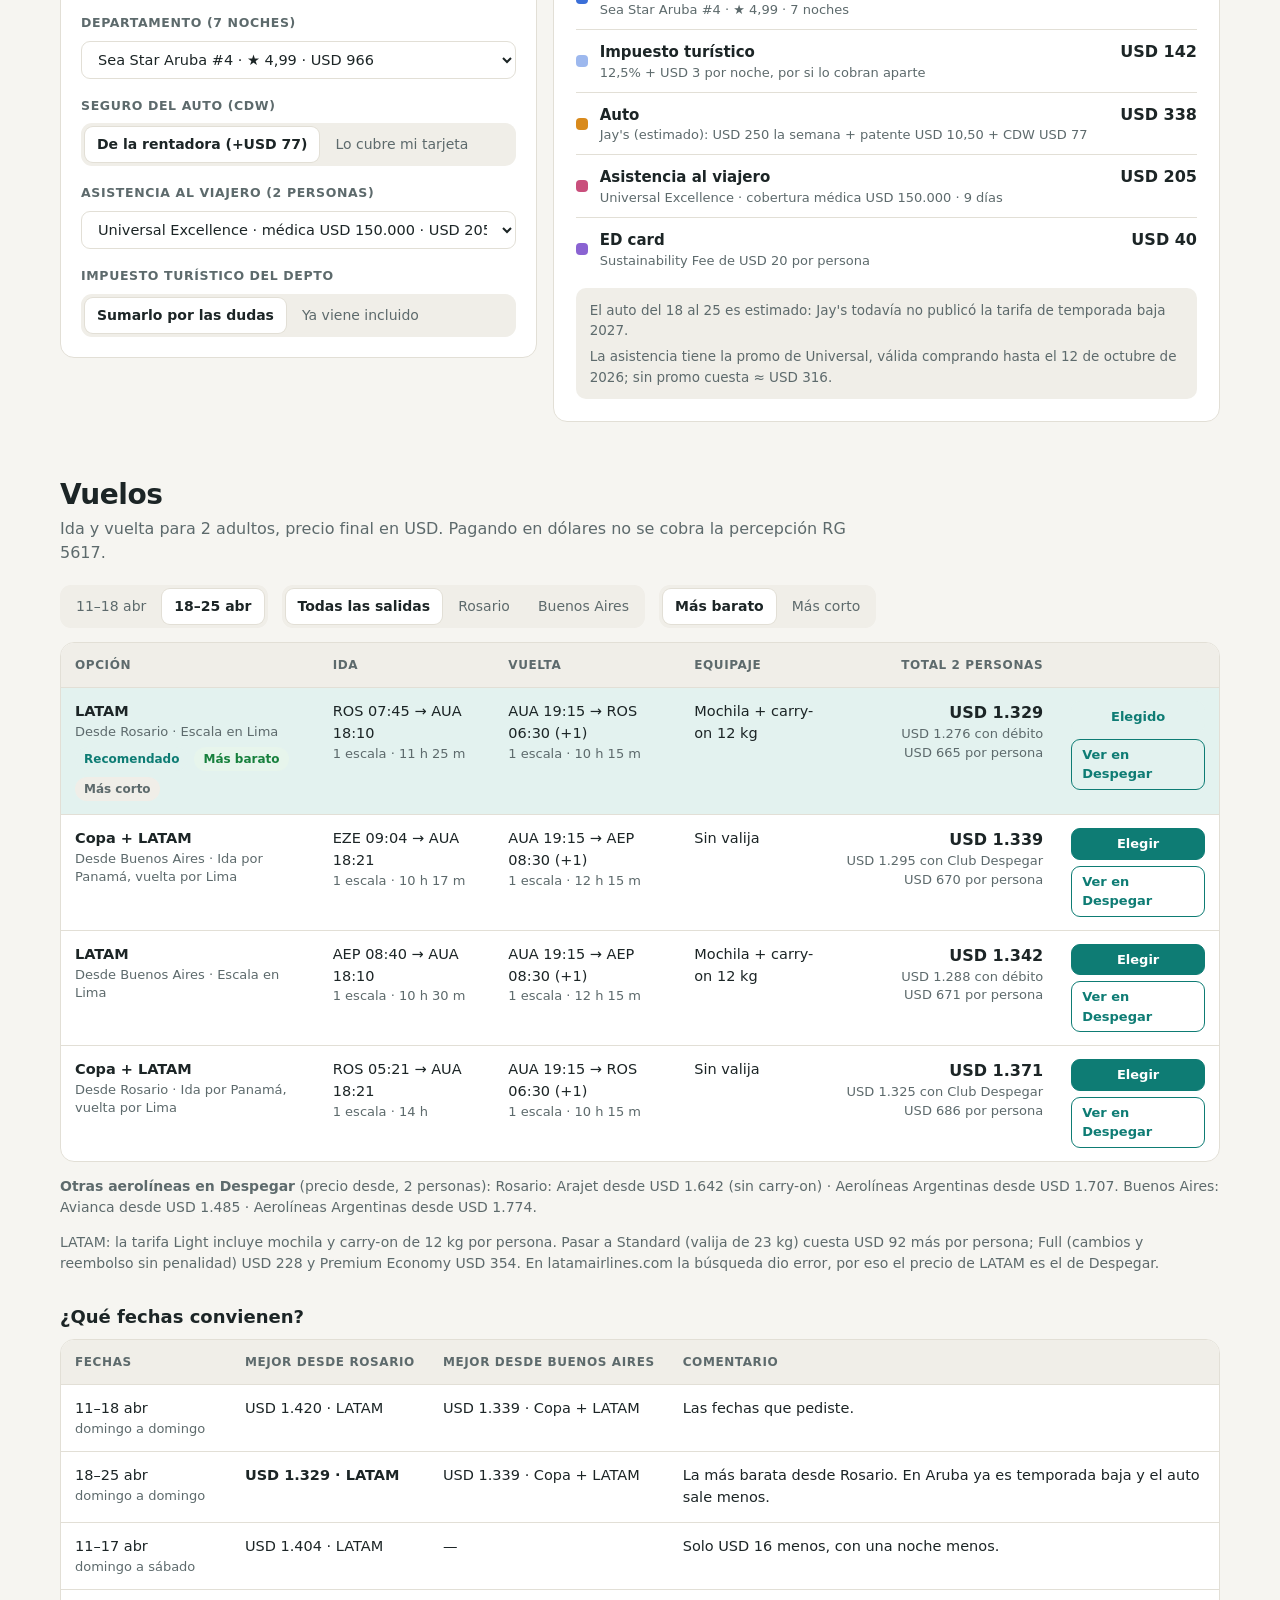
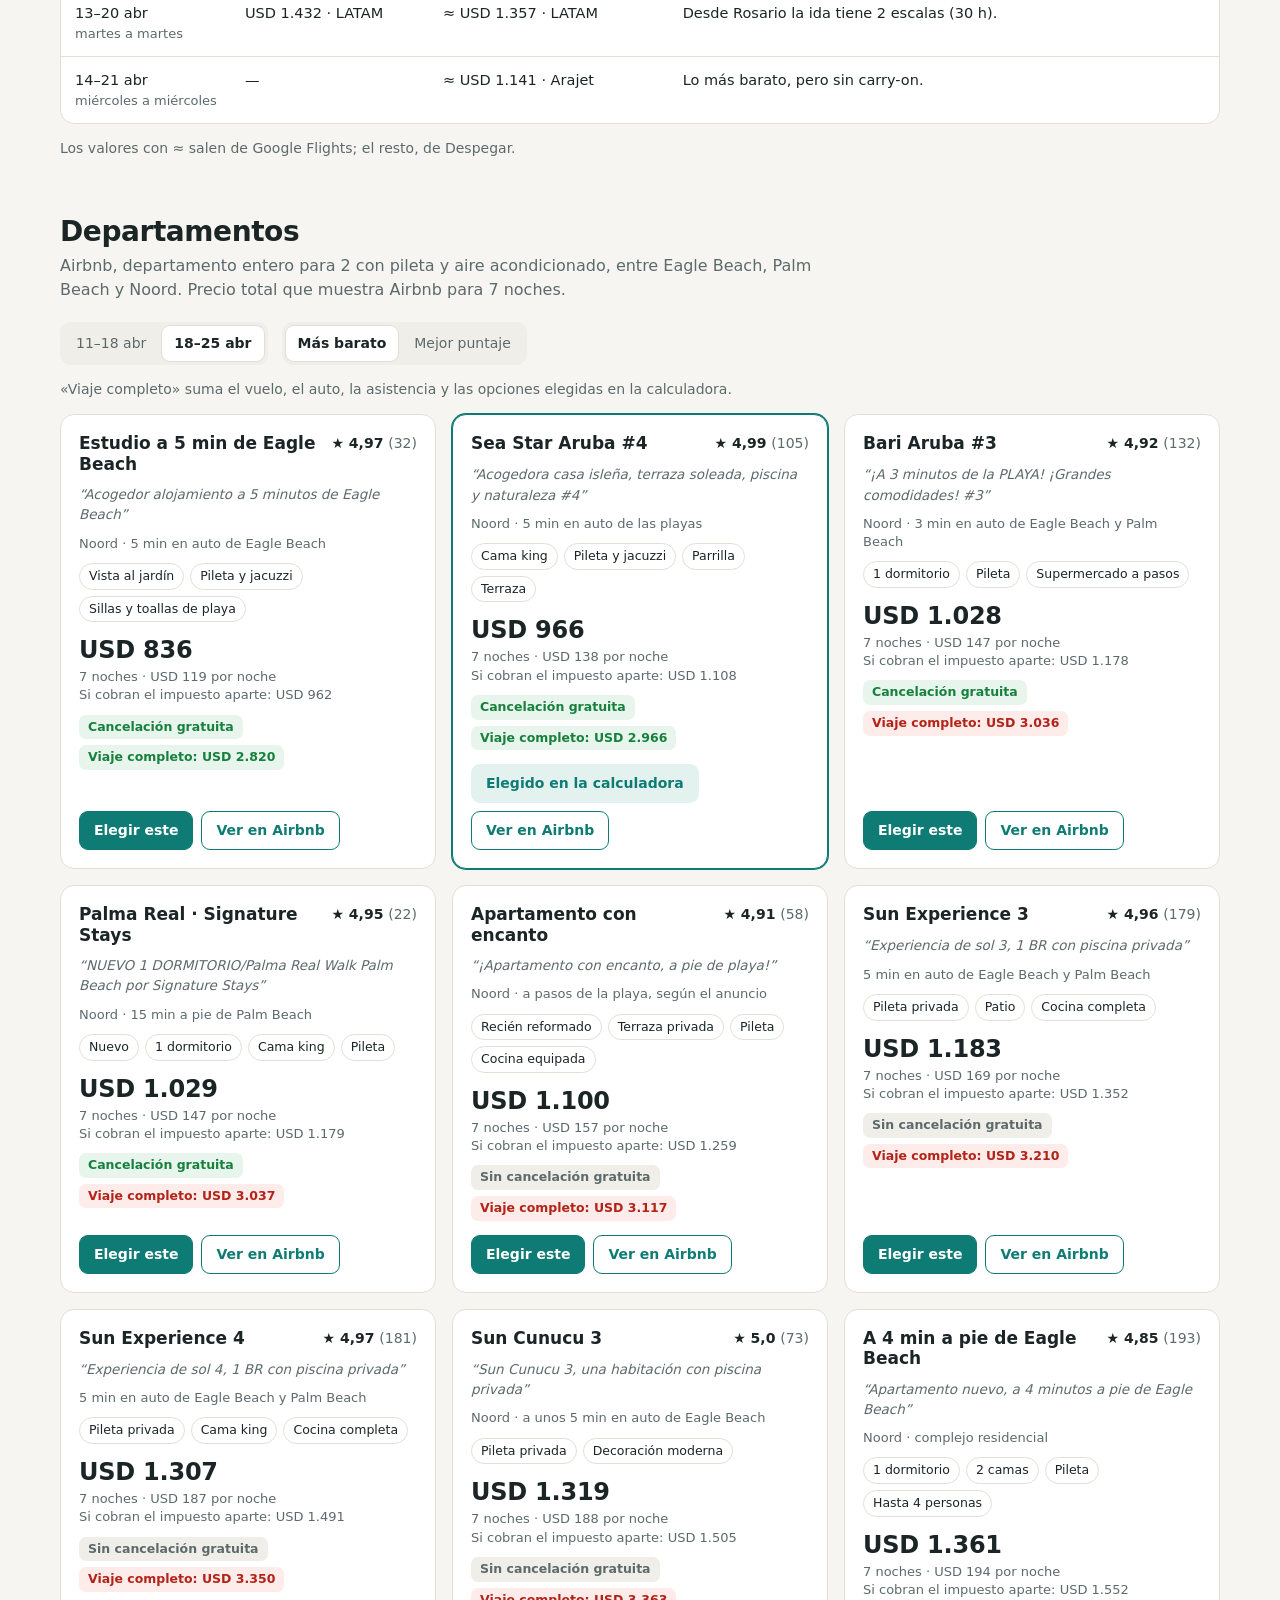
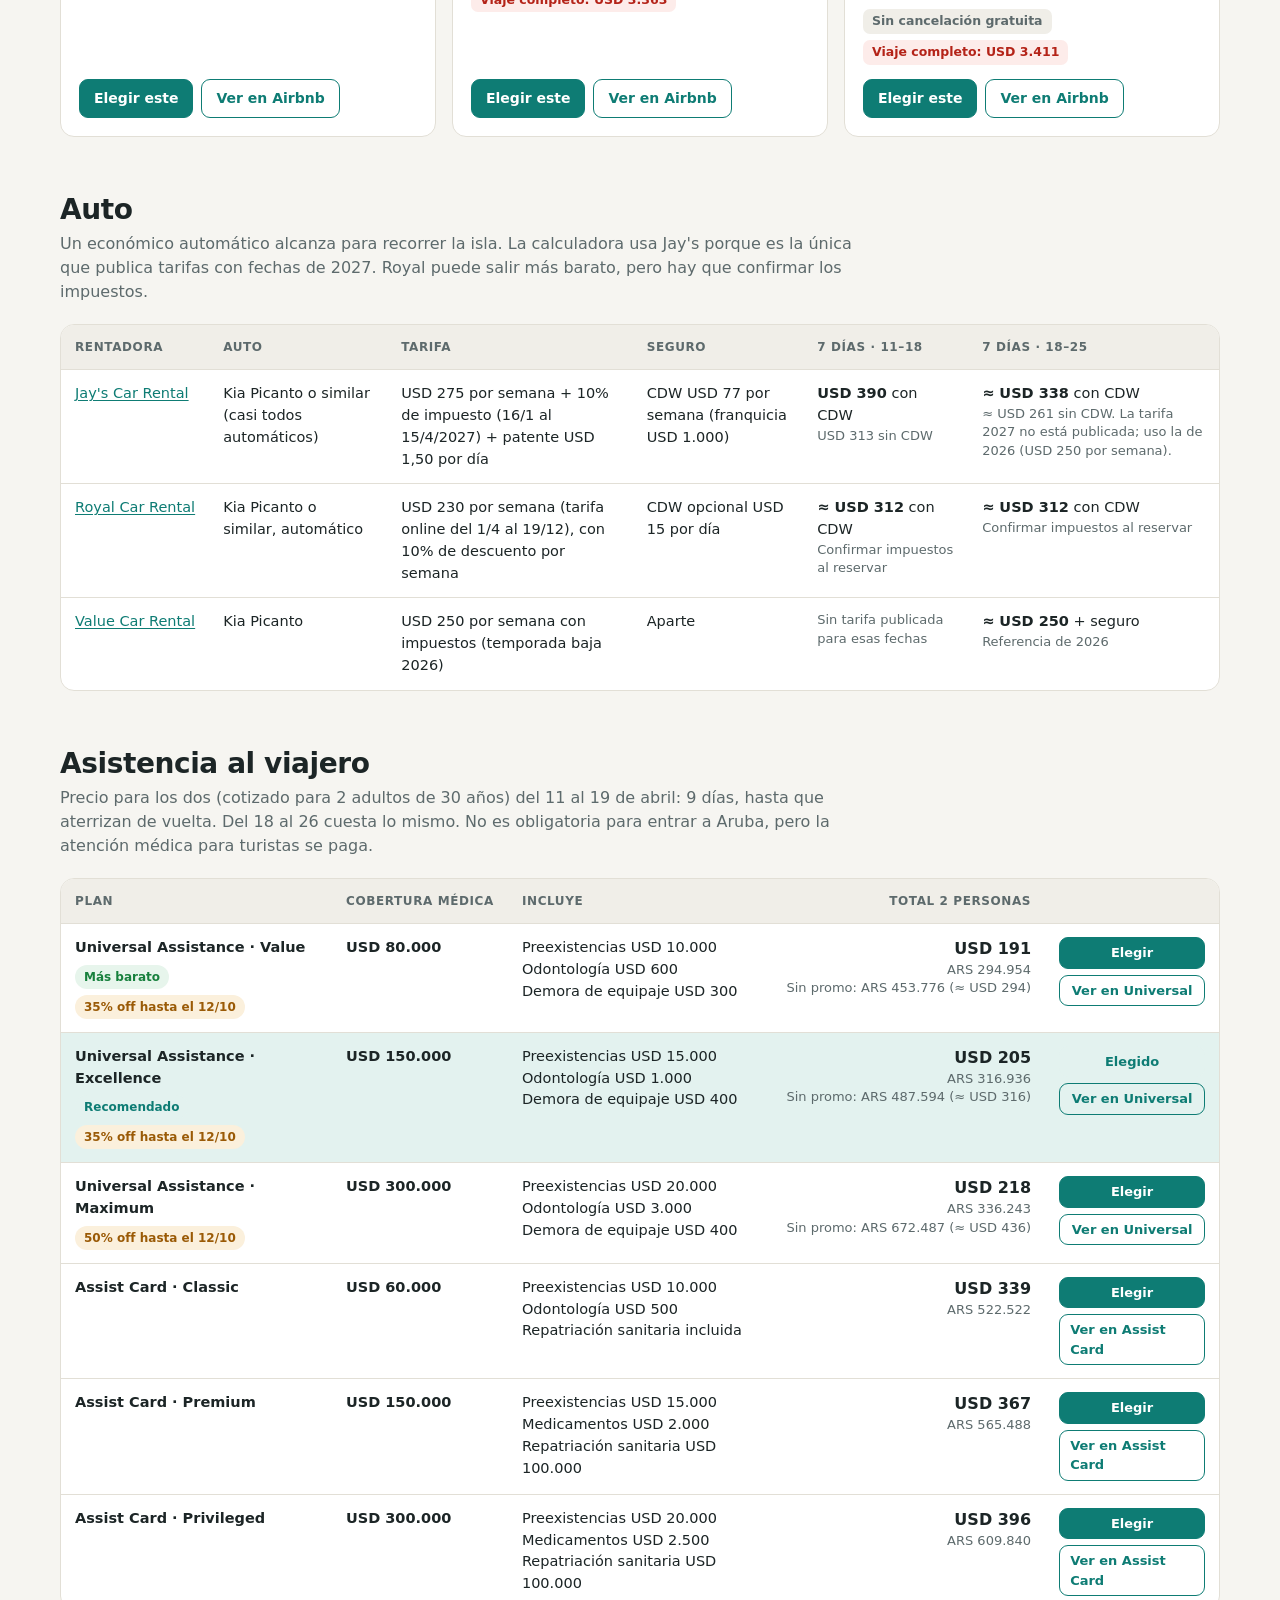
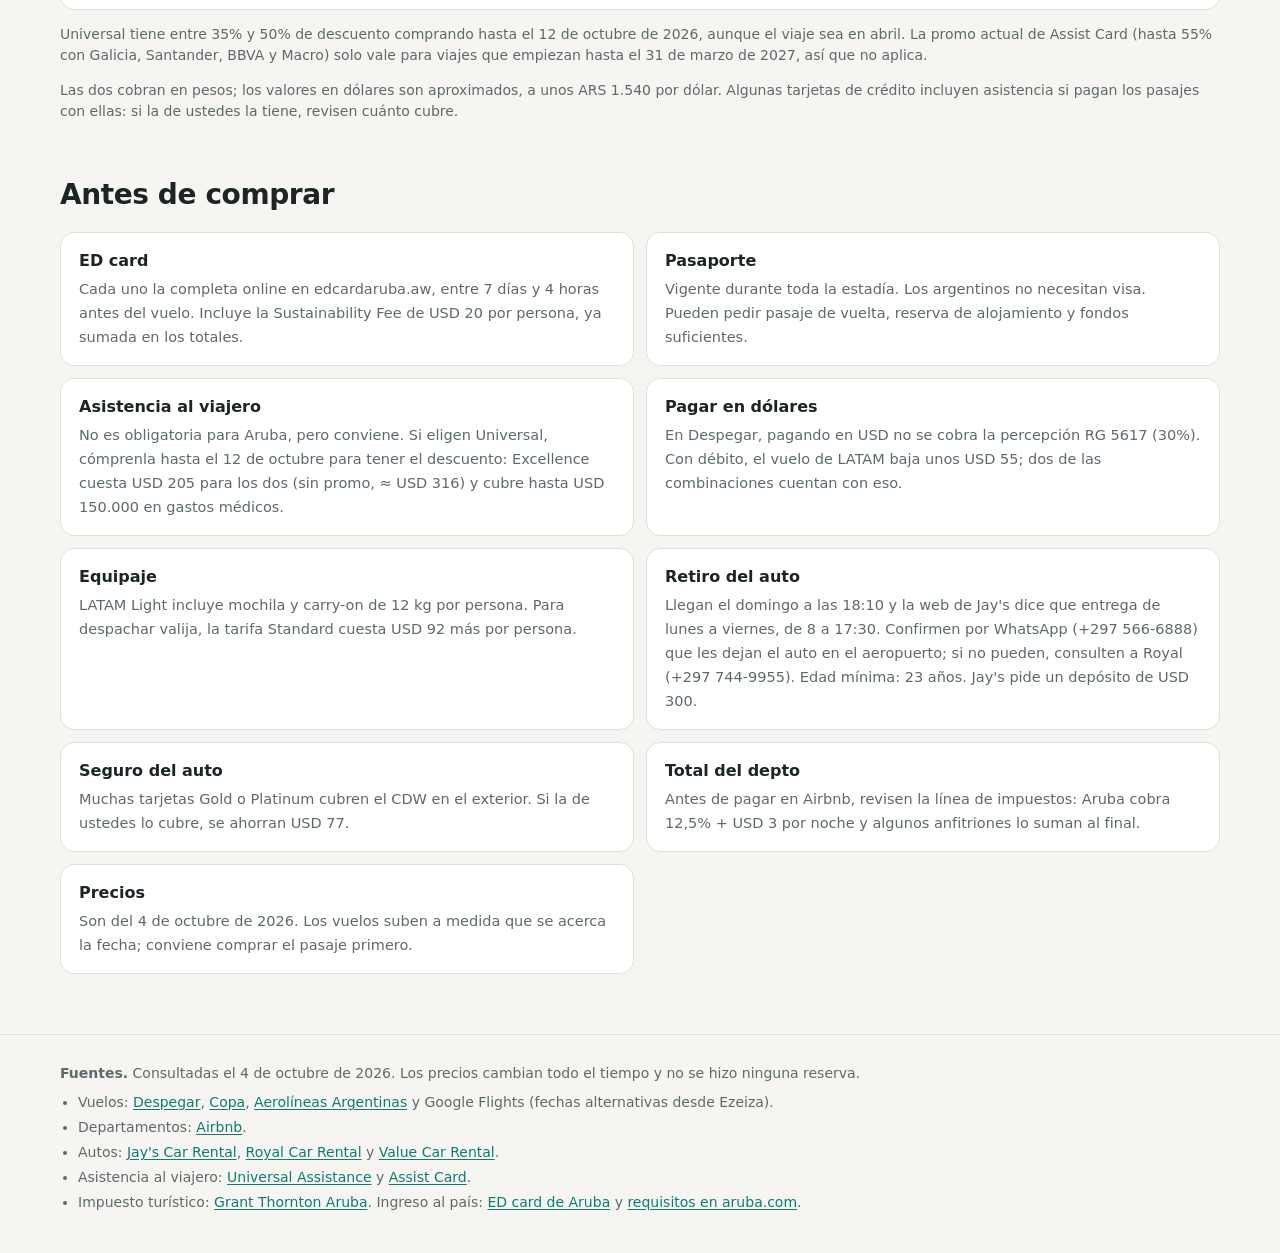
<file: aruba/index.html>
<!doctype html>
<html lang="es-AR">
<head>
  <meta charset="utf-8">
  <meta name="viewport" content="width=device-width, initial-scale=1">
  <title>Aruba · Abril 2027 · Comparador de viaje</title>
  <meta name="description" content="Vuelos, departamentos y autos para viajar a Aruba en abril de 2027: comparativa de precios para 2 personas con un presupuesto de USD 3.000.">
  <link rel="stylesheet" href="styles.css">
  <script src="app.js" defer></script>
</head>
<body>
  <header class="hero">
    <div class="wrap">
      <p class="eyebrow">Abril 2027 · 2 personas · 7 noches</p>
      <h1>Viaje a Aruba</h1>
      <p class="lead">Vuelos, departamento, auto para moverse por la isla y asistencia al viajero, con un tope de <strong>USD 3.000 para los dos</strong> (sin comidas). Precios consultados el 4 de octubre de 2026 en Despegar, Copa, Aerolíneas Argentinas, Airbnb, rentadoras de Aruba, Assist Card y Universal Assistance.</p>
      <nav class="toc" aria-label="Secciones">
        <a href="#combinaciones">Combinaciones</a>
        <a href="#calculadora">Calculadora</a>
        <a href="#vuelos">Vuelos</a>
        <a href="#deptos">Departamentos</a>
        <a href="#autos">Auto</a>
        <a href="#asistencia">Asistencia</a>
        <a href="#antes">Antes de comprar</a>
      </nav>
    </div>
  </header>

  <main class="wrap">
    <section id="combinaciones" class="section">
      <div class="section-head">
        <h2>Tres combinaciones que entran en USD 3.000</h2>
        <p class="muted">Incluyen vuelos, depto, auto, asistencia al viajero y la ED card. Cada total va del precio publicado al peor caso: que el departamento cobre aparte el impuesto turístico de Aruba (12,5% + USD 3 por noche).</p>
      </div>
      <div class="packages" id="packages"></div>
    </section>

    <section id="calculadora" class="section">
      <div class="section-head">
        <h2>Armá tu combinación</h2>
        <p class="muted">Elegí fechas, vuelo, departamento, seguro del auto y asistencia. El total se recalcula al instante.</p>
      </div>
      <div class="calc">
        <div class="calc-controls card">
          <div class="control">
            <span class="control-label">Fechas</span>
            <div class="seg" data-key="dates">
              <button type="button" data-value="A">11 al 18 de abril</button>
              <button type="button" data-value="B">18 al 25 de abril</button>
            </div>
          </div>
          <label class="control">
            <span class="control-label">Vuelo ida y vuelta (2 personas)</span>
            <select id="sel-flight"></select>
          </label>
          <div class="control">
            <span class="control-label">Pago del vuelo</span>
            <div class="seg" data-key="pay">
              <button type="button" data-value="credit">Tarjeta de crédito</button>
              <button type="button" data-value="debit">Débito</button>
            </div>
          </div>
          <label class="check">
            <input type="checkbox" id="bag">
            <span id="bag-label">Sumar valija despachada</span>
          </label>
          <label class="control">
            <span class="control-label">Departamento (7 noches)</span>
            <select id="sel-apt"></select>
          </label>
          <div class="control">
            <span class="control-label">Seguro del auto (CDW)</span>
            <div class="seg" data-key="cdw">
              <button type="button" data-value="agency">De la rentadora (+USD 77)</button>
              <button type="button" data-value="card">Lo cubre mi tarjeta</button>
            </div>
          </div>
          <label class="control">
            <span class="control-label">Asistencia al viajero (2 personas)</span>
            <select id="sel-ins"></select>
          </label>
          <div class="control">
            <span class="control-label">Impuesto turístico del depto</span>
            <div class="seg" data-key="levy">
              <button type="button" data-value="add">Sumarlo por las dudas</button>
              <button type="button" data-value="included">Ya viene incluido</button>
            </div>
          </div>
        </div>
        <div class="calc-result card" id="calc-result" aria-live="polite"></div>
      </div>
    </section>

    <section id="vuelos" class="section">
      <div class="section-head">
        <h2>Vuelos</h2>
        <p class="muted">Ida y vuelta para 2 adultos, precio final en USD. Pagando en dólares no se cobra la percepción RG 5617.</p>
      </div>
      <div class="toolbar">
        <div class="seg" data-key="dates">
          <button type="button" data-value="A">11–18 abr</button>
          <button type="button" data-value="B">18–25 abr</button>
        </div>
        <div class="seg" data-key="origin">
          <button type="button" data-value="all">Todas las salidas</button>
          <button type="button" data-value="ROS">Rosario</button>
          <button type="button" data-value="BUE">Buenos Aires</button>
        </div>
        <div class="seg" data-key="flightSort">
          <button type="button" data-value="price">Más barato</button>
          <button type="button" data-value="duration">Más corto</button>
        </div>
      </div>
      <div class="table-wrap">
        <table class="flights-table stack">
          <thead>
            <tr>
              <th>Opción</th>
              <th>Ida</th>
              <th>Vuelta</th>
              <th>Equipaje</th>
              <th class="num">Total 2 personas</th>
              <th><span class="visually-hidden">Acciones</span></th>
            </tr>
          </thead>
          <tbody id="flights-body"></tbody>
        </table>
      </div>
      <p class="note" id="flights-others"></p>
      <p class="note">LATAM: la tarifa Light incluye mochila y carry-on de 12 kg por persona. Pasar a Standard (valija de 23 kg) cuesta USD 92 más por persona; Full (cambios y reembolso sin penalidad) USD 228 y Premium Economy USD 354. En latamairlines.com la búsqueda dio error, por eso el precio de LATAM es el de Despegar.</p>

      <h3>¿Qué fechas convienen?</h3>
      <div class="table-wrap">
        <table class="stack">
          <thead>
            <tr>
              <th>Fechas</th>
              <th>Mejor desde Rosario</th>
              <th>Mejor desde Buenos Aires</th>
              <th>Comentario</th>
            </tr>
          </thead>
          <tbody id="dates-body"></tbody>
        </table>
      </div>
      <p class="note">Los valores con ≈ salen de Google Flights; el resto, de Despegar.</p>
    </section>

    <section id="deptos" class="section">
      <div class="section-head">
        <h2>Departamentos</h2>
        <p class="muted">Airbnb, departamento entero para 2 con pileta y aire acondicionado, entre Eagle Beach, Palm Beach y Noord. Precio total que muestra Airbnb para 7 noches.</p>
      </div>
      <div class="toolbar">
        <div class="seg" data-key="dates">
          <button type="button" data-value="A">11–18 abr</button>
          <button type="button" data-value="B">18–25 abr</button>
        </div>
        <div class="seg" data-key="aptSort">
          <button type="button" data-value="price">Más barato</button>
          <button type="button" data-value="rating">Mejor puntaje</button>
        </div>
      </div>
      <p class="note note-top">«Viaje completo» suma el vuelo, el auto, la asistencia y las opciones elegidas en la calculadora.</p>
      <div class="apts" id="apts"></div>
    </section>

    <section id="autos" class="section">
      <div class="section-head">
        <h2>Auto</h2>
        <p class="muted">Un económico automático alcanza para recorrer la isla. La calculadora usa Jay's porque es la única que publica tarifas con fechas de 2027. Royal puede salir más barato, pero hay que confirmar los impuestos.</p>
      </div>
      <div class="table-wrap">
        <table class="stack">
          <thead>
            <tr>
              <th>Rentadora</th>
              <th>Auto</th>
              <th>Tarifa</th>
              <th>Seguro</th>
              <th>7 días · 11–18</th>
              <th>7 días · 18–25</th>
            </tr>
          </thead>
          <tbody id="cars-body"></tbody>
        </table>
      </div>
    </section>

    <section id="asistencia" class="section">
      <div class="section-head">
        <h2>Asistencia al viajero</h2>
        <p class="muted">Precio para los dos (cotizado para 2 adultos de 30 años) del 11 al 19 de abril: 9 días, hasta que aterrizan de vuelta. Del 18 al 26 cuesta lo mismo. No es obligatoria para entrar a Aruba, pero la atención médica para turistas se paga.</p>
      </div>
      <div class="table-wrap">
        <table class="ins-table stack">
          <thead>
            <tr>
              <th>Plan</th>
              <th>Cobertura médica</th>
              <th>Incluye</th>
              <th class="num">Total 2 personas</th>
              <th><span class="visually-hidden">Acciones</span></th>
            </tr>
          </thead>
          <tbody id="ins-body"></tbody>
        </table>
      </div>
      <p class="note">Universal tiene entre 35% y 50% de descuento comprando hasta el 12 de octubre de 2026, aunque el viaje sea en abril. La promo actual de Assist Card (hasta 55% con Galicia, Santander, BBVA y Macro) solo vale para viajes que empiezan hasta el 31 de marzo de 2027, así que no aplica.</p>
      <p class="note">Las dos cobran en pesos; los valores en dólares son aproximados, a unos ARS 1.540 por dólar. Algunas tarjetas de crédito incluyen asistencia si pagan los pasajes con ellas: si la de ustedes la tiene, revisen cuánto cubre.</p>
    </section>

    <section id="antes" class="section">
      <div class="section-head">
        <h2>Antes de comprar</h2>
      </div>
      <ul class="checklist" id="checklist"></ul>
    </section>
  </main>

  <footer class="footer">
    <div class="wrap">
      <p><strong>Fuentes.</strong> Consultadas el 4 de octubre de 2026. Los precios cambian todo el tiempo y no se hizo ninguna reserva.</p>
      <ul>
        <li>Vuelos: <a href="https://www.despegar.com.ar" target="_blank" rel="noopener">Despegar</a>, <a href="https://www.copaair.com" target="_blank" rel="noopener">Copa</a>, <a href="https://www.aerolineas.com.ar" target="_blank" rel="noopener">Aerolíneas Argentinas</a> y Google Flights (fechas alternativas desde Ezeiza).</li>
        <li>Departamentos: <a href="https://www.airbnb.com.ar" target="_blank" rel="noopener">Airbnb</a>.</li>
        <li>Autos: <a href="https://www.jayscarrentalaruba.com/cars-rates/economy/" target="_blank" rel="noopener">Jay's Car Rental</a>, <a href="https://www.arubaroyal.com/deals/" target="_blank" rel="noopener">Royal Car Rental</a> y <a href="https://www.valuearuba.com/lowseason.php" target="_blank" rel="noopener">Value Car Rental</a>.</li>
        <li>Asistencia al viajero: <a href="https://www.universal-assistance.com/ar/" target="_blank" rel="noopener">Universal Assistance</a> y <a href="https://www.assistcard.com/ar" target="_blank" rel="noopener">Assist Card</a>.</li>
        <li>Impuesto turístico: <a href="https://www.grantthornton.aw/globalassets/__shared__/newsflash---regulation-and-tax-compliance-with-respect-to-your-vacation-home-in-aruba.pdf" target="_blank" rel="noopener">Grant Thornton Aruba</a>. Ingreso al país: <a href="https://www.edcardaruba.aw" target="_blank" rel="noopener">ED card de Aruba</a> y <a href="https://www.aruba.com/es/planea-tu-visita/como-llegar-a-aruba/requisitos" target="_blank" rel="noopener">requisitos en aruba.com</a>.</li>
      </ul>
    </div>
  </footer>
</body>
</html>
</file>
<file: styles.css>
:root {
  --bg: #f6f5f1;
  --surface: #ffffff;
  --surface-2: #f0eee8;
  --text: #1c2526;
  --muted: #5d6a6c;
  --line: #e2dfd6;
  --accent: #0e7c74;
  --accent-ink: #ffffff;
  --accent-soft: #e3f2ef;
  --ok: #17803d;
  --ok-soft: #e7f5ec;
  --warn: #9a5a06;
  --warn-soft: #fbf0dc;
  --over: #b42318;
  --over-soft: #fdecea;
  --c-flight: #0e7c74;
  --c-apt: #3b6fd8;
  --c-levy: #9db8ee;
  --c-car: #d98a1c;
  --c-ins: #c94f7c;
  --c-ed: #8a63d2;
  --radius: 14px;
  color-scheme: light;
}

@media (prefers-color-scheme: dark) {
  :root {
    --bg: #101516;
    --surface: #172022;
    --surface-2: #1f292b;
    --text: #e8eeee;
    --muted: #9aabad;
    --line: #2b3739;
    --accent: #3cc3b4;
    --accent-ink: #062b28;
    --accent-soft: #163a37;
    --ok: #5ad48a;
    --ok-soft: #14301f;
    --warn: #f0b45a;
    --warn-soft: #3a2c13;
    --over: #ff8a7a;
    --over-soft: #3d1c19;
    --c-flight: #3cc3b4;
    --c-apt: #6c97ef;
    --c-levy: #3a5a99;
    --c-car: #e9a23b;
    --c-ins: #e87fa6;
    --c-ed: #a888e6;
    color-scheme: dark;
  }
}

*,
*::before,
*::after {
  box-sizing: border-box;
}

html {
  scroll-behavior: smooth;
}

body {
  margin: 0;
  background: var(--bg);
  color: var(--text);
  font: 16px/1.5 system-ui, -apple-system, "Segoe UI", Roboto, "Helvetica Neue", Arial, sans-serif;
  -webkit-font-smoothing: antialiased;
}

a {
  color: var(--accent);
  text-underline-offset: 2px;
}

h1,
h2,
h3 {
  line-height: 1.2;
}

.wrap {
  width: min(1160px, calc(100% - 32px));
  margin-inline: auto;
}

.visually-hidden {
  position: absolute;
  width: 1px;
  height: 1px;
  overflow: hidden;
  clip: rect(0 0 0 0);
  white-space: nowrap;
}

/* Hero */

.hero {
  padding: 56px 0 28px;
  border-bottom: 1px solid var(--line);
  background: var(--surface);
}

.eyebrow {
  margin: 0 0 10px;
  color: var(--accent);
  font-size: 13px;
  font-weight: 700;
  letter-spacing: 0.08em;
  text-transform: uppercase;
}

.hero h1 {
  margin: 0;
  font-size: clamp(36px, 6vw, 56px);
  letter-spacing: -0.025em;
}

.lead {
  max-width: 760px;
  margin: 14px 0 0;
  color: var(--muted);
  font-size: 18px;
}

.lead strong {
  color: var(--text);
}

.toc {
  display: flex;
  flex-wrap: wrap;
  gap: 8px;
  margin-top: 26px;
}

.toc a {
  padding: 6px 13px;
  border: 1px solid var(--line);
  border-radius: 999px;
  color: var(--text);
  font-size: 14px;
  text-decoration: none;
}

.toc a:hover {
  border-color: var(--accent);
  color: var(--accent);
}

/* Sections */

.section {
  padding: 52px 0 4px;
  scroll-margin-top: 12px;
}

.section-head {
  max-width: 800px;
  margin-bottom: 20px;
}

.section-head h2 {
  margin: 0;
  font-size: 28px;
  letter-spacing: -0.015em;
}

.section h3 {
  margin: 32px 0 12px;
  font-size: 18px;
}

.muted {
  margin: 6px 0 0;
  color: var(--muted);
}

.sub {
  display: block;
  color: var(--muted);
  font-size: 13px;
  line-height: 1.4;
}

.note {
  margin: 14px 0 0;
  color: var(--muted);
  font-size: 14px;
}

.note-top {
  margin: 0 0 14px;
}

.card {
  border: 1px solid var(--line);
  border-radius: var(--radius);
  background: var(--surface);
}

/* Badges and tags */

.badges {
  display: flex;
  flex-wrap: wrap;
  gap: 6px;
  margin-top: 6px;
}

.badge {
  display: inline-block;
  padding: 3px 9px;
  border-radius: 999px;
  background: var(--surface-2);
  color: var(--muted);
  font-size: 12px;
  font-weight: 700;
}

.badge.rec {
  background: var(--accent-soft);
  color: var(--accent);
}

.badge.cheap {
  background: var(--ok-soft);
  color: var(--ok);
}

.badge.direct,
.badge.premium {
  background: var(--warn-soft);
  color: var(--warn);
}

.tag {
  display: inline-block;
  padding: 3px 9px;
  border-radius: 7px;
  background: var(--surface-2);
  color: var(--muted);
  font-size: 12.5px;
  font-weight: 600;
}

.tag.ok {
  background: var(--ok-soft);
  color: var(--ok);
}

.tag.over {
  background: var(--over-soft);
  color: var(--over);
}

/* Buttons */

.btn {
  display: inline-flex;
  align-items: center;
  justify-content: center;
  padding: 8px 14px;
  border: 1px solid var(--accent);
  border-radius: 9px;
  background: var(--accent);
  color: var(--accent-ink);
  font: inherit;
  font-size: 14px;
  font-weight: 600;
  text-decoration: none;
  cursor: pointer;
}

.btn:hover {
  filter: brightness(1.07);
}

.btn.ghost {
  background: transparent;
  color: var(--accent);
}

.btn.small {
  padding: 5px 10px;
  font-size: 13px;
}

.btn.is-active {
  border-color: transparent;
  background: var(--accent-soft);
  color: var(--accent);
}

.btn:focus-visible,
.seg button:focus-visible,
select:focus-visible,
input:focus-visible,
.toc a:focus-visible {
  outline: 2px solid var(--accent);
  outline-offset: 2px;
}

/* Segmented controls */

.seg {
  display: inline-flex;
  flex-wrap: wrap;
  gap: 4px;
  padding: 4px;
  border-radius: 11px;
  background: var(--surface-2);
}

.seg button {
  padding: 7px 12px;
  border: 0;
  border-radius: 8px;
  background: transparent;
  color: var(--muted);
  font: inherit;
  font-size: 14px;
  cursor: pointer;
}

.seg button:hover:not(:disabled) {
  color: var(--text);
}

.seg button[aria-pressed="true"] {
  background: var(--surface);
  color: var(--text);
  font-weight: 600;
  box-shadow: 0 0 0 1px var(--line);
}

.seg button:disabled {
  opacity: 0.45;
  cursor: not-allowed;
}

/* Packages */

.packages {
  display: grid;
  grid-template-columns: repeat(3, minmax(0, 1fr));
  gap: 16px;
}

.package {
  display: flex;
  flex-direction: column;
  gap: 12px;
  padding: 20px;
}

.package.is-featured {
  border-color: var(--accent);
  box-shadow: 0 0 0 1px var(--accent);
}

.package-head {
  display: flex;
  align-items: center;
  justify-content: space-between;
  gap: 8px;
}

.package-head .sub {
  display: inline;
}

.package h3 {
  margin: 0;
  font-size: 20px;
}

.package-text,
.package-extra {
  margin: 0;
  color: var(--muted);
}

.package-text {
  font-size: 14.5px;
}

.package-extra {
  font-size: 13px;
}

.package-lines {
  display: grid;
  gap: 6px;
  margin: 0;
  font-size: 14px;
}

.package-lines div {
  display: flex;
  justify-content: space-between;
  gap: 12px;
  padding-bottom: 6px;
  border-bottom: 1px dashed var(--line);
}

.package-lines dt {
  color: var(--muted);
}

.package-lines dd {
  margin: 0;
  font-variant-numeric: tabular-nums;
  white-space: nowrap;
}

.package-total strong {
  display: block;
  font-size: 26px;
  letter-spacing: -0.01em;
  font-variant-numeric: tabular-nums;
}

.package .btn {
  align-self: flex-start;
  margin-top: auto;
}

/* Calculator */

.calc {
  display: grid;
  grid-template-columns: minmax(0, 5fr) minmax(0, 7fr);
  gap: 16px;
  align-items: start;
}

.calc-controls {
  display: grid;
  gap: 18px;
  padding: 20px;
}

.control {
  display: grid;
  gap: 8px;
  min-width: 0;
}

.control-label {
  color: var(--muted);
  font-size: 12.5px;
  font-weight: 700;
  letter-spacing: 0.05em;
  text-transform: uppercase;
}

select {
  width: 100%;
  padding: 9px 12px;
  border: 1px solid var(--line);
  border-radius: 9px;
  background: var(--surface);
  color: var(--text);
  font: inherit;
  font-size: 14.5px;
}

.check {
  display: flex;
  align-items: flex-start;
  gap: 10px;
  font-size: 14.5px;
  cursor: pointer;
}

.check input {
  margin-top: 3px;
  accent-color: var(--accent);
}

.check input:disabled + span {
  color: var(--muted);
}

.calc-result {
  position: sticky;
  top: 16px;
  padding: 22px;
}

.calc-result.flash {
  animation: flash 1.4s ease-out;
}

@keyframes flash {
  from {
    box-shadow: 0 0 0 5px var(--accent-soft);
  }
  to {
    box-shadow: 0 0 0 0 transparent;
  }
}

.result-top {
  display: flex;
  flex-wrap: wrap;
  align-items: flex-start;
  justify-content: space-between;
  gap: 16px;
}

.kicker {
  margin: 0;
  color: var(--muted);
  font-size: 12.5px;
  font-weight: 700;
  letter-spacing: 0.05em;
  text-transform: uppercase;
}

.total {
  margin: 6px 0 4px;
  font-size: clamp(38px, 5vw, 50px);
  font-weight: 750;
  line-height: 1;
  letter-spacing: -0.03em;
  font-variant-numeric: tabular-nums;
}

.per-person {
  margin: 0;
  color: var(--muted);
}

.status {
  padding: 6px 12px;
  border-radius: 999px;
  font-size: 14px;
  font-weight: 700;
}

.status.is-ok {
  background: var(--ok-soft);
  color: var(--ok);
}

.status.is-over {
  background: var(--over-soft);
  color: var(--over);
}

.budget {
  position: relative;
  margin: 22px 0 36px;
}

.budget-bar {
  display: flex;
  height: 18px;
  overflow: hidden;
  border-radius: 999px;
  background: var(--surface-2);
}

.budget-bar span {
  height: 100%;
}

.budget-bar span + span {
  border-left: 2px solid var(--surface);
}

.budget-cap {
  position: absolute;
  top: -5px;
  bottom: -5px;
  width: 2px;
  margin-left: -1px;
  background: var(--text);
}

.budget-cap span {
  position: absolute;
  top: calc(100% + 4px);
  right: 0;
  color: var(--muted);
  font-size: 12px;
  white-space: nowrap;
}

.c-flight {
  background: var(--c-flight);
}

.c-apt {
  background: var(--c-apt);
}

.c-levy {
  background: var(--c-levy);
}

.c-car {
  background: var(--c-car);
}

.c-ins {
  background: var(--c-ins);
}

.c-ed {
  background: var(--c-ed);
}

.breakdown {
  display: grid;
  gap: 10px;
  margin: 0;
  padding: 0;
  list-style: none;
}

.breakdown li {
  display: grid;
  grid-template-columns: 12px minmax(0, 1fr) auto;
  align-items: baseline;
  gap: 12px;
  padding-bottom: 10px;
  border-bottom: 1px solid var(--line);
}

.breakdown li:last-child {
  padding-bottom: 0;
  border-bottom: 0;
}

.breakdown .dot {
  width: 12px;
  height: 12px;
  align-self: center;
  border-radius: 4px;
}

.breakdown strong {
  display: block;
  font-size: 15px;
}

.breakdown b {
  font-variant-numeric: tabular-nums;
  white-space: nowrap;
}

.result-notes {
  margin: 18px 0 0;
  padding: 12px 14px;
  border-radius: 10px;
  background: var(--surface-2);
  color: var(--muted);
  font-size: 13.5px;
}

.result-notes p {
  margin: 0;
}

.result-notes p + p {
  margin-top: 6px;
}

/* Toolbars */

.toolbar {
  display: flex;
  flex-wrap: wrap;
  align-items: center;
  gap: 10px 14px;
  margin-bottom: 14px;
}

/* Tables */

.table-wrap {
  position: relative;
  overflow-x: auto;
  border: 1px solid var(--line);
  border-radius: var(--radius);
  background: var(--surface);
}

table {
  width: 100%;
  border-collapse: collapse;
  font-size: 14.5px;
}

th,
td {
  padding: 13px 14px;
  border-bottom: 1px solid var(--line);
  text-align: left;
  vertical-align: top;
}

th {
  background: var(--surface-2);
  color: var(--muted);
  font-size: 12px;
  font-weight: 700;
  letter-spacing: 0.05em;
  text-transform: uppercase;
  white-space: nowrap;
}

tbody tr:last-child td {
  border-bottom: 0;
}

th.num,
td.num {
  text-align: right;
}

td.num {
  white-space: nowrap;
  font-variant-numeric: tabular-nums;
}

td.num strong {
  font-size: 16px;
}

tr.is-selected td {
  background: var(--accent-soft);
}

.airline {
  font-weight: 700;
}

.flights-table td:nth-child(1) {
  min-width: 210px;
}

.flights-table td:nth-child(2),
.flights-table td:nth-child(3) {
  min-width: 165px;
}

.flights-table td:nth-child(4) {
  min-width: 130px;
}

.ins-table td:nth-child(1) {
  min-width: 200px;
}

.ins-table td:nth-child(3) {
  min-width: 230px;
}

.row-note {
  margin-top: 6px;
}

.actions {
  display: flex;
  flex-direction: column;
  gap: 6px;
  min-width: 130px;
}

.nowrap {
  white-space: nowrap;
}

/* Apartments */

.apts {
  display: grid;
  grid-template-columns: repeat(auto-fill, minmax(300px, 1fr));
  gap: 16px;
}

.apt {
  display: flex;
  flex-direction: column;
  gap: 10px;
  padding: 18px;
}

.apt.is-selected {
  border-color: var(--accent);
  box-shadow: 0 0 0 1px var(--accent);
}

.apt-head {
  display: flex;
  align-items: flex-start;
  justify-content: space-between;
  gap: 12px;
}

.apt h3 {
  margin: 0;
  font-size: 17px;
}

.apt h3 a {
  color: var(--text);
  text-decoration: none;
}

.apt h3 a:hover {
  color: var(--accent);
}

.rating {
  font-size: 14px;
  font-weight: 700;
  white-space: nowrap;
}

.rating span {
  color: var(--muted);
  font-weight: 500;
}

.apt-title {
  margin: 0;
  color: var(--muted);
  font-size: 13.5px;
  font-style: italic;
}

.apt .sub {
  margin: 0;
}

.chips {
  display: flex;
  flex-wrap: wrap;
  gap: 6px;
  margin: 0;
  padding: 0;
  list-style: none;
}

.chips li {
  padding: 3px 9px;
  border: 1px solid var(--line);
  border-radius: 999px;
  font-size: 12.5px;
}

.apt-price strong {
  display: block;
  font-size: 24px;
  letter-spacing: -0.01em;
  font-variant-numeric: tabular-nums;
}

.apt-meta {
  display: flex;
  flex-wrap: wrap;
  gap: 6px;
}

.apt-actions {
  display: flex;
  flex-wrap: wrap;
  gap: 8px;
  margin-top: auto;
  padding-top: 4px;
}

/* Checklist */

.checklist {
  display: grid;
  grid-template-columns: repeat(2, minmax(0, 1fr));
  gap: 12px;
  margin: 0;
  padding: 0;
  list-style: none;
}

.checklist li {
  padding: 16px 18px;
  border: 1px solid var(--line);
  border-radius: var(--radius);
  background: var(--surface);
}

.checklist strong {
  display: block;
  margin-bottom: 4px;
}

.checklist span {
  color: var(--muted);
  font-size: 14.5px;
}

/* Footer */

.footer {
  margin-top: 56px;
  padding: 28px 0 40px;
  border-top: 1px solid var(--line);
  color: var(--muted);
  font-size: 14px;
}

.footer p {
  margin: 0;
}

.footer ul {
  margin: 8px 0 0;
  padding-left: 18px;
}

.footer li + li {
  margin-top: 4px;
}

@media (max-width: 960px) {
  .packages,
  .calc,
  .checklist {
    grid-template-columns: 1fr;
  }

  .calc-result {
    position: static;
  }
}

@media (max-width: 820px) {
  .stack thead {
    display: none;
  }

  .stack,
  .stack tbody,
  .stack tr,
  .stack td {
    display: block;
  }

  .stack tr {
    padding: 14px 16px;
    border-bottom: 1px solid var(--line);
  }

  .stack tbody tr:last-child {
    border-bottom: 0;
  }

  .table-wrap .stack td {
    min-width: 0;
    padding: 0;
    border: 0;
    text-align: left;
    white-space: normal;
  }

  .stack td + td {
    margin-top: 10px;
  }

  .stack td[data-label]::before {
    content: attr(data-label);
    display: block;
    margin-bottom: 2px;
    color: var(--muted);
    font-size: 11.5px;
    font-weight: 700;
    letter-spacing: 0.05em;
    text-transform: uppercase;
  }

  .stack tr.is-selected {
    background: var(--accent-soft);
  }

  .stack tr.is-selected td {
    background: transparent;
  }

  .stack .actions {
    flex-direction: row;
    flex-wrap: wrap;
  }
}

@media (max-width: 560px) {
  .hero {
    padding-top: 40px;
  }

  .section {
    padding-top: 40px;
  }

  th,
  td {
    padding: 11px 12px;
  }
}

@media (prefers-reduced-motion: reduce) {
  html {
    scroll-behavior: auto;
  }

  .calc-result.flash {
    animation: none;
  }
}

/* Calculadora y comparativa por semana */

.status.is-diff {
  background: var(--surface-2);
  color: var(--muted);
}

.calc-result .budget {
  margin-bottom: 22px;
}

.result-links {
  display: flex;
  flex-wrap: wrap;
  gap: 8px;
  margin-top: 18px;
}

.trips-table td:nth-child(1) {
  min-width: 230px;
}

.trips-table td:nth-child(2) {
  min-width: 250px;
}

.trips-table td:nth-child(4) {
  min-width: 190px;
}

.week-row th {
  padding-top: 18px;
  background: var(--surface);
  color: var(--accent);
  font-size: 12.5px;
  white-space: normal;
}

tr.is-best td {
  background: var(--ok-soft);
}

.total-bar {
  display: block;
  width: 150px;
  max-width: 100%;
  height: 6px;
  margin: 8px 0 0 auto;
  overflow: hidden;
  border-radius: 999px;
  background: var(--surface-2);
}

.total-bar span {
  display: block;
  height: 100%;
  border-radius: inherit;
  background: var(--accent);
}

tr.is-best .total-bar span {
  background: var(--ok);
}

.footer ul + p {
  margin-top: 14px;
}

@media (max-width: 820px) {
  .stack tr.week-row {
    padding-bottom: 0;
    border-bottom: 0;
  }

  .stack tr.week-row th {
    display: block;
    padding: 0;
    background: transparent;
  }

  .stack tr.is-best {
    background: var(--ok-soft);
  }

  .stack tr.is-best td {
    background: transparent;
  }

  .total-bar {
    margin-left: 0;
  }
}
</file>
<file: aruba/styles.css>
:root {
  --bg: #f6f5f1;
  --surface: #ffffff;
  --surface-2: #f0eee8;
  --text: #1c2526;
  --muted: #5d6a6c;
  --line: #e2dfd6;
  --accent: #0e7c74;
  --accent-ink: #ffffff;
  --accent-soft: #e3f2ef;
  --ok: #17803d;
  --ok-soft: #e7f5ec;
  --warn: #9a5a06;
  --warn-soft: #fbf0dc;
  --over: #b42318;
  --over-soft: #fdecea;
  --c-flight: #0e7c74;
  --c-apt: #3b6fd8;
  --c-levy: #9db8ee;
  --c-car: #d98a1c;
  --c-ins: #c94f7c;
  --c-ed: #8a63d2;
  --radius: 14px;
  color-scheme: light;
}

@media (prefers-color-scheme: dark) {
  :root {
    --bg: #101516;
    --surface: #172022;
    --surface-2: #1f292b;
    --text: #e8eeee;
    --muted: #9aabad;
    --line: #2b3739;
    --accent: #3cc3b4;
    --accent-ink: #062b28;
    --accent-soft: #163a37;
    --ok: #5ad48a;
    --ok-soft: #14301f;
    --warn: #f0b45a;
    --warn-soft: #3a2c13;
    --over: #ff8a7a;
    --over-soft: #3d1c19;
    --c-flight: #3cc3b4;
    --c-apt: #6c97ef;
    --c-levy: #3a5a99;
    --c-car: #e9a23b;
    --c-ins: #e87fa6;
    --c-ed: #a888e6;
    color-scheme: dark;
  }
}

*,
*::before,
*::after {
  box-sizing: border-box;
}

html {
  scroll-behavior: smooth;
}

body {
  margin: 0;
  background: var(--bg);
  color: var(--text);
  font: 16px/1.5 system-ui, -apple-system, "Segoe UI", Roboto, "Helvetica Neue", Arial, sans-serif;
  -webkit-font-smoothing: antialiased;
}

a {
  color: var(--accent);
  text-underline-offset: 2px;
}

h1,
h2,
h3 {
  line-height: 1.2;
}

.wrap {
  width: min(1160px, calc(100% - 32px));
  margin-inline: auto;
}

.visually-hidden {
  position: absolute;
  width: 1px;
  height: 1px;
  overflow: hidden;
  clip: rect(0 0 0 0);
  white-space: nowrap;
}

/* Hero */

.hero {
  padding: 56px 0 28px;
  border-bottom: 1px solid var(--line);
  background: var(--surface);
}

.eyebrow {
  margin: 0 0 10px;
  color: var(--accent);
  font-size: 13px;
  font-weight: 700;
  letter-spacing: 0.08em;
  text-transform: uppercase;
}

.hero h1 {
  margin: 0;
  font-size: clamp(36px, 6vw, 56px);
  letter-spacing: -0.025em;
}

.lead {
  max-width: 760px;
  margin: 14px 0 0;
  color: var(--muted);
  font-size: 18px;
}

.lead strong {
  color: var(--text);
}

.toc {
  display: flex;
  flex-wrap: wrap;
  gap: 8px;
  margin-top: 26px;
}

.toc a {
  padding: 6px 13px;
  border: 1px solid var(--line);
  border-radius: 999px;
  color: var(--text);
  font-size: 14px;
  text-decoration: none;
}

.toc a:hover {
  border-color: var(--accent);
  color: var(--accent);
}

/* Sections */

.section {
  padding: 52px 0 4px;
  scroll-margin-top: 12px;
}

.section-head {
  max-width: 800px;
  margin-bottom: 20px;
}

.section-head h2 {
  margin: 0;
  font-size: 28px;
  letter-spacing: -0.015em;
}

.section h3 {
  margin: 32px 0 12px;
  font-size: 18px;
}

.muted {
  margin: 6px 0 0;
  color: var(--muted);
}

.sub {
  display: block;
  color: var(--muted);
  font-size: 13px;
  line-height: 1.4;
}

.note {
  margin: 14px 0 0;
  color: var(--muted);
  font-size: 14px;
}

.note-top {
  margin: 0 0 14px;
}

.card {
  border: 1px solid var(--line);
  border-radius: var(--radius);
  background: var(--surface);
}

/* Badges and tags */

.badges {
  display: flex;
  flex-wrap: wrap;
  gap: 6px;
  margin-top: 6px;
}

.badge {
  display: inline-block;
  padding: 3px 9px;
  border-radius: 999px;
  background: var(--surface-2);
  color: var(--muted);
  font-size: 12px;
  font-weight: 700;
}

.badge.rec {
  background: var(--accent-soft);
  color: var(--accent);
}

.badge.cheap {
  background: var(--ok-soft);
  color: var(--ok);
}

.badge.direct,
.badge.premium {
  background: var(--warn-soft);
  color: var(--warn);
}

.tag {
  display: inline-block;
  padding: 3px 9px;
  border-radius: 7px;
  background: var(--surface-2);
  color: var(--muted);
  font-size: 12.5px;
  font-weight: 600;
}

.tag.ok {
  background: var(--ok-soft);
  color: var(--ok);
}

.tag.over {
  background: var(--over-soft);
  color: var(--over);
}

/* Buttons */

.btn {
  display: inline-flex;
  align-items: center;
  justify-content: center;
  padding: 8px 14px;
  border: 1px solid var(--accent);
  border-radius: 9px;
  background: var(--accent);
  color: var(--accent-ink);
  font: inherit;
  font-size: 14px;
  font-weight: 600;
  text-decoration: none;
  cursor: pointer;
}

.btn:hover {
  filter: brightness(1.07);
}

.btn.ghost {
  background: transparent;
  color: var(--accent);
}

.btn.small {
  padding: 5px 10px;
  font-size: 13px;
}

.btn.is-active {
  border-color: transparent;
  background: var(--accent-soft);
  color: var(--accent);
}

.btn:focus-visible,
.seg button:focus-visible,
select:focus-visible,
input:focus-visible,
.toc a:focus-visible {
  outline: 2px solid var(--accent);
  outline-offset: 2px;
}

/* Segmented controls */

.seg {
  display: inline-flex;
  flex-wrap: wrap;
  gap: 4px;
  padding: 4px;
  border-radius: 11px;
  background: var(--surface-2);
}

.seg button {
  padding: 7px 12px;
  border: 0;
  border-radius: 8px;
  background: transparent;
  color: var(--muted);
  font: inherit;
  font-size: 14px;
  cursor: pointer;
}

.seg button:hover:not(:disabled) {
  color: var(--text);
}

.seg button[aria-pressed="true"] {
  background: var(--surface);
  color: var(--text);
  font-weight: 600;
  box-shadow: 0 0 0 1px var(--line);
}

.seg button:disabled {
  opacity: 0.45;
  cursor: not-allowed;
}

/* Packages */

.packages {
  display: grid;
  grid-template-columns: repeat(3, minmax(0, 1fr));
  gap: 16px;
}

.package {
  display: flex;
  flex-direction: column;
  gap: 12px;
  padding: 20px;
}

.package.is-featured {
  border-color: var(--accent);
  box-shadow: 0 0 0 1px var(--accent);
}

.package-head {
  display: flex;
  align-items: center;
  justify-content: space-between;
  gap: 8px;
}

.package-head .sub {
  display: inline;
}

.package h3 {
  margin: 0;
  font-size: 20px;
}

.package-text,
.package-extra {
  margin: 0;
  color: var(--muted);
}

.package-text {
  font-size: 14.5px;
}

.package-extra {
  font-size: 13px;
}

.package-lines {
  display: grid;
  gap: 6px;
  margin: 0;
  font-size: 14px;
}

.package-lines div {
  display: flex;
  justify-content: space-between;
  gap: 12px;
  padding-bottom: 6px;
  border-bottom: 1px dashed var(--line);
}

.package-lines dt {
  color: var(--muted);
}

.package-lines dd {
  margin: 0;
  font-variant-numeric: tabular-nums;
  white-space: nowrap;
}

.package-total strong {
  display: block;
  font-size: 26px;
  letter-spacing: -0.01em;
  font-variant-numeric: tabular-nums;
}

.package .btn {
  align-self: flex-start;
  margin-top: auto;
}

/* Calculator */

.calc {
  display: grid;
  grid-template-columns: minmax(0, 5fr) minmax(0, 7fr);
  gap: 16px;
  align-items: start;
}

.calc-controls {
  display: grid;
  gap: 18px;
  padding: 20px;
}

.control {
  display: grid;
  gap: 8px;
  min-width: 0;
}

.control-label {
  color: var(--muted);
  font-size: 12.5px;
  font-weight: 700;
  letter-spacing: 0.05em;
  text-transform: uppercase;
}

select {
  width: 100%;
  padding: 9px 12px;
  border: 1px solid var(--line);
  border-radius: 9px;
  background: var(--surface);
  color: var(--text);
  font: inherit;
  font-size: 14.5px;
}

.check {
  display: flex;
  align-items: flex-start;
  gap: 10px;
  font-size: 14.5px;
  cursor: pointer;
}

.check input {
  margin-top: 3px;
  accent-color: var(--accent);
}

.check input:disabled + span {
  color: var(--muted);
}

.calc-result {
  position: sticky;
  top: 16px;
  padding: 22px;
}

.calc-result.flash {
  animation: flash 1.4s ease-out;
}

@keyframes flash {
  from {
    box-shadow: 0 0 0 5px var(--accent-soft);
  }
  to {
    box-shadow: 0 0 0 0 transparent;
  }
}

.result-top {
  display: flex;
  flex-wrap: wrap;
  align-items: flex-start;
  justify-content: space-between;
  gap: 16px;
}

.kicker {
  margin: 0;
  color: var(--muted);
  font-size: 12.5px;
  font-weight: 700;
  letter-spacing: 0.05em;
  text-transform: uppercase;
}

.total {
  margin: 6px 0 4px;
  font-size: clamp(38px, 5vw, 50px);
  font-weight: 750;
  line-height: 1;
  letter-spacing: -0.03em;
  font-variant-numeric: tabular-nums;
}

.per-person {
  margin: 0;
  color: var(--muted);
}

.status {
  padding: 6px 12px;
  border-radius: 999px;
  font-size: 14px;
  font-weight: 700;
}

.status.is-ok {
  background: var(--ok-soft);
  color: var(--ok);
}

.status.is-over {
  background: var(--over-soft);
  color: var(--over);
}

.budget {
  position: relative;
  margin: 22px 0 36px;
}

.budget-bar {
  display: flex;
  height: 18px;
  overflow: hidden;
  border-radius: 999px;
  background: var(--surface-2);
}

.budget-bar span {
  height: 100%;
}

.budget-bar span + span {
  border-left: 2px solid var(--surface);
}

.budget-cap {
  position: absolute;
  top: -5px;
  bottom: -5px;
  width: 2px;
  margin-left: -1px;
  background: var(--text);
}

.budget-cap span {
  position: absolute;
  top: calc(100% + 4px);
  right: 0;
  color: var(--muted);
  font-size: 12px;
  white-space: nowrap;
}

.c-flight {
  background: var(--c-flight);
}

.c-apt {
  background: var(--c-apt);
}

.c-levy {
  background: var(--c-levy);
}

.c-car {
  background: var(--c-car);
}

.c-ins {
  background: var(--c-ins);
}

.c-ed {
  background: var(--c-ed);
}

.breakdown {
  display: grid;
  gap: 10px;
  margin: 0;
  padding: 0;
  list-style: none;
}

.breakdown li {
  display: grid;
  grid-template-columns: 12px minmax(0, 1fr) auto;
  align-items: baseline;
  gap: 12px;
  padding-bottom: 10px;
  border-bottom: 1px solid var(--line);
}

.breakdown li:last-child {
  padding-bottom: 0;
  border-bottom: 0;
}

.breakdown .dot {
  width: 12px;
  height: 12px;
  align-self: center;
  border-radius: 4px;
}

.breakdown strong {
  display: block;
  font-size: 15px;
}

.breakdown b {
  font-variant-numeric: tabular-nums;
  white-space: nowrap;
}

.result-notes {
  margin: 18px 0 0;
  padding: 12px 14px;
  border-radius: 10px;
  background: var(--surface-2);
  color: var(--muted);
  font-size: 13.5px;
}

.result-notes p {
  margin: 0;
}

.result-notes p + p {
  margin-top: 6px;
}

/* Toolbars */

.toolbar {
  display: flex;
  flex-wrap: wrap;
  align-items: center;
  gap: 10px 14px;
  margin-bottom: 14px;
}

/* Tables */

.table-wrap {
  position: relative;
  overflow-x: auto;
  border: 1px solid var(--line);
  border-radius: var(--radius);
  background: var(--surface);
}

table {
  width: 100%;
  border-collapse: collapse;
  font-size: 14.5px;
}

th,
td {
  padding: 13px 14px;
  border-bottom: 1px solid var(--line);
  text-align: left;
  vertical-align: top;
}

th {
  background: var(--surface-2);
  color: var(--muted);
  font-size: 12px;
  font-weight: 700;
  letter-spacing: 0.05em;
  text-transform: uppercase;
  white-space: nowrap;
}

tbody tr:last-child td {
  border-bottom: 0;
}

th.num,
td.num {
  text-align: right;
}

td.num {
  white-space: nowrap;
  font-variant-numeric: tabular-nums;
}

td.num strong {
  font-size: 16px;
}

tr.is-selected td {
  background: var(--accent-soft);
}

.airline {
  font-weight: 700;
}

.flights-table td:nth-child(1) {
  min-width: 210px;
}

.flights-table td:nth-child(2),
.flights-table td:nth-child(3) {
  min-width: 165px;
}

.flights-table td:nth-child(4) {
  min-width: 130px;
}

.ins-table td:nth-child(1) {
  min-width: 200px;
}

.ins-table td:nth-child(3) {
  min-width: 230px;
}

.row-note {
  margin-top: 6px;
}

.actions {
  display: flex;
  flex-direction: column;
  gap: 6px;
  min-width: 130px;
}

.nowrap {
  white-space: nowrap;
}

/* Apartments */

.apts {
  display: grid;
  grid-template-columns: repeat(auto-fill, minmax(300px, 1fr));
  gap: 16px;
}

.apt {
  display: flex;
  flex-direction: column;
  gap: 10px;
  padding: 18px;
}

.apt.is-selected {
  border-color: var(--accent);
  box-shadow: 0 0 0 1px var(--accent);
}

.apt-head {
  display: flex;
  align-items: flex-start;
  justify-content: space-between;
  gap: 12px;
}

.apt h3 {
  margin: 0;
  font-size: 17px;
}

.apt h3 a {
  color: var(--text);
  text-decoration: none;
}

.apt h3 a:hover {
  color: var(--accent);
}

.rating {
  font-size: 14px;
  font-weight: 700;
  white-space: nowrap;
}

.rating span {
  color: var(--muted);
  font-weight: 500;
}

.apt-title {
  margin: 0;
  color: var(--muted);
  font-size: 13.5px;
  font-style: italic;
}

.apt .sub {
  margin: 0;
}

.chips {
  display: flex;
  flex-wrap: wrap;
  gap: 6px;
  margin: 0;
  padding: 0;
  list-style: none;
}

.chips li {
  padding: 3px 9px;
  border: 1px solid var(--line);
  border-radius: 999px;
  font-size: 12.5px;
}

.apt-price strong {
  display: block;
  font-size: 24px;
  letter-spacing: -0.01em;
  font-variant-numeric: tabular-nums;
}

.apt-meta {
  display: flex;
  flex-wrap: wrap;
  gap: 6px;
}

.apt-actions {
  display: flex;
  flex-wrap: wrap;
  gap: 8px;
  margin-top: auto;
  padding-top: 4px;
}

/* Checklist */

.checklist {
  display: grid;
  grid-template-columns: repeat(2, minmax(0, 1fr));
  gap: 12px;
  margin: 0;
  padding: 0;
  list-style: none;
}

.checklist li {
  padding: 16px 18px;
  border: 1px solid var(--line);
  border-radius: var(--radius);
  background: var(--surface);
}

.checklist strong {
  display: block;
  margin-bottom: 4px;
}

.checklist span {
  color: var(--muted);
  font-size: 14.5px;
}

/* Footer */

.footer {
  margin-top: 56px;
  padding: 28px 0 40px;
  border-top: 1px solid var(--line);
  color: var(--muted);
  font-size: 14px;
}

.footer p {
  margin: 0;
}

.footer ul {
  margin: 8px 0 0;
  padding-left: 18px;
}

.footer li + li {
  margin-top: 4px;
}

@media (max-width: 960px) {
  .packages,
  .calc,
  .checklist {
    grid-template-columns: 1fr;
  }

  .calc-result {
    position: static;
  }
}

@media (max-width: 820px) {
  .stack thead {
    display: none;
  }

  .stack,
  .stack tbody,
  .stack tr,
  .stack td {
    display: block;
  }

  .stack tr {
    padding: 14px 16px;
    border-bottom: 1px solid var(--line);
  }

  .stack tbody tr:last-child {
    border-bottom: 0;
  }

  .table-wrap .stack td {
    min-width: 0;
    padding: 0;
    border: 0;
    text-align: left;
    white-space: normal;
  }

  .stack td + td {
    margin-top: 10px;
  }

  .stack td[data-label]::before {
    content: attr(data-label);
    display: block;
    margin-bottom: 2px;
    color: var(--muted);
    font-size: 11.5px;
    font-weight: 700;
    letter-spacing: 0.05em;
    text-transform: uppercase;
  }

  .stack tr.is-selected {
    background: var(--accent-soft);
  }

  .stack tr.is-selected td {
    background: transparent;
  }

  .stack .actions {
    flex-direction: row;
    flex-wrap: wrap;
  }
}

@media (max-width: 560px) {
  .hero {
    padding-top: 40px;
  }

  .section {
    padding-top: 40px;
  }

  th,
  td {
    padding: 11px 12px;
  }
}

@media (prefers-reduced-motion: reduce) {
  html {
    scroll-behavior: auto;
  }

  .calc-result.flash {
    animation: none;
  }
}
</file>
